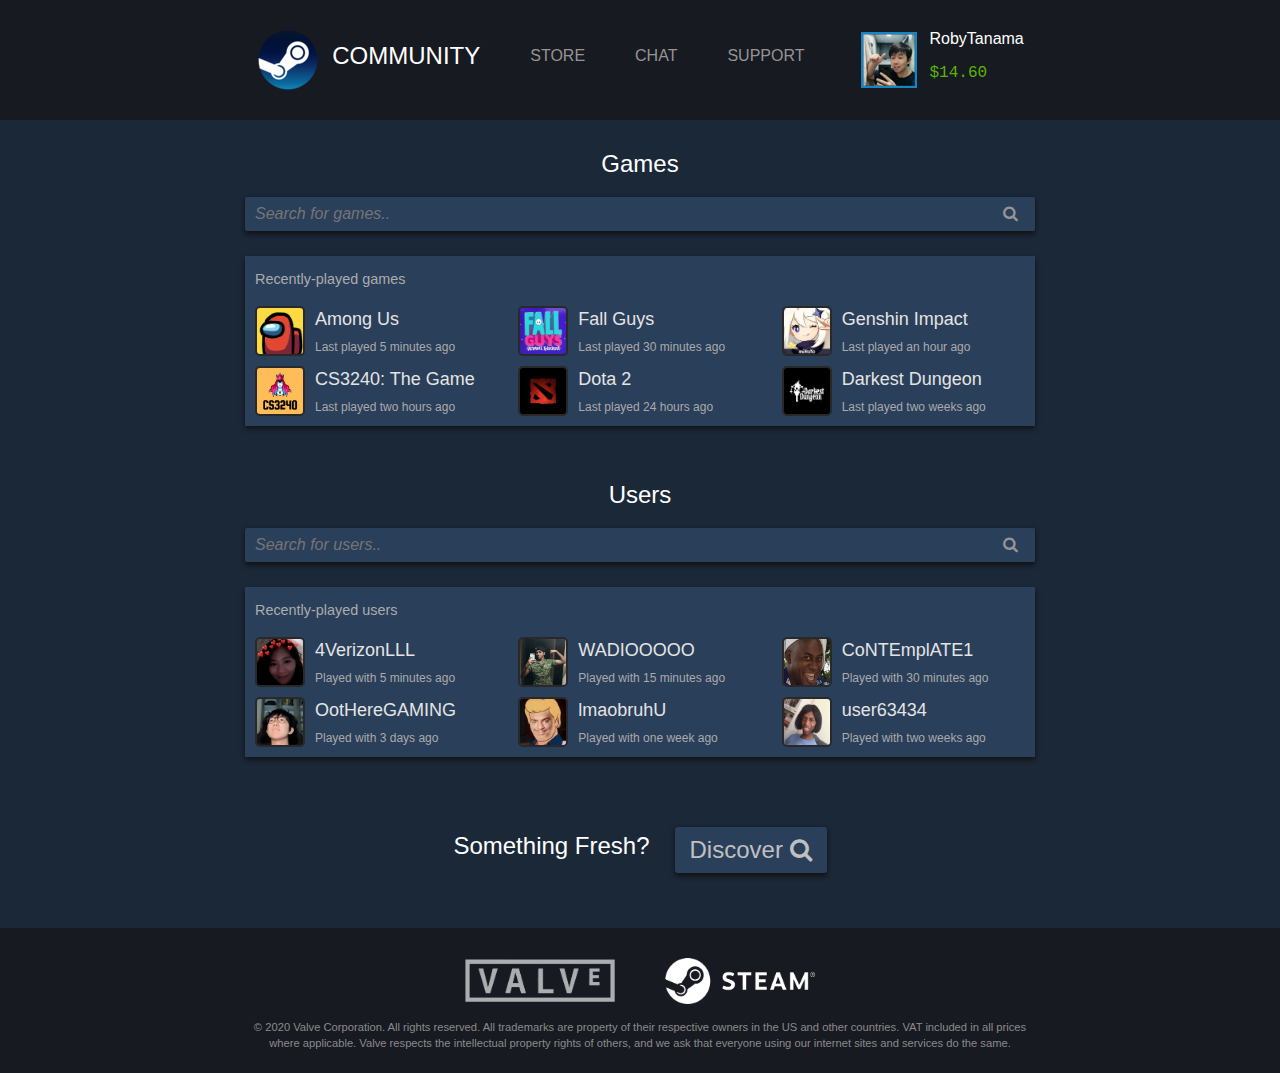
<file: index.html>
<!DOCTYPE html>
<html>
    <head>        
        <link rel="stylesheet" href="https://stackpath.bootstrapcdn.com/bootstrap/4.5.2/css/bootstrap.min.css" 
        integrity="sha384-JcKb8q3iqJ61gNV9KGb8thSsNjpSL0n8PARn9HuZOnIxN0hoP+VmmDGMN5t9UJ0Z" crossorigin="anonymous">
        <link rel="stylesheet" href="https://cdnjs.cloudflare.com/ajax/libs/font-awesome/4.7.0/css/font-awesome.min.css">
        <link type="text/css" rel="stylesheet" href="css/globalstyle.css">
        <link type="text/css" rel="stylesheet" href="css/homepagestyle.css">
    </head>
    <body>
        <div class="persistentmenu">
            <div>
                <a class="logo" href="index.html">
                    <img src="images/logo.png">
                    <h1>COMMUNITY</h1>
                </a>
            </div>   
            <h1 class="clickable"><a href="https://store.steampowered.com">STORE</a></h1>
            <h1 class="clickable"><a href="https://steamcommunity.com/chat">CHAT</a></h1>
            <h1 class="clickable"><a href="https://help.steampowered.com/en">SUPPORT</a></h1>
            <div class="profile">
                <a href="profilepage.html"><img class="image" src="images/profile1.png"></a>
                <div>
                    <h1 class="username">RobyTanama</h1>
                    <h2 class="wallet">$14.60</h2>
                </div>
            </div>
        </div>
        <div class="homepageelements">
            <h1>Games</h1>
            <div class="container">
                <form class="search" action="gamepage.html">
                    <input type="text" placeholder="Search for games..">
                    <button type="submit"><a href="gamepage.html"><i class="fa fa-search"></a></i></button>
                </form>
            </div>
            <div class="container">
                <div class="recentlist">
                    <h1 class="listinfo">Recently-played games</h1>
                    <div class="row">
                        <div class="col-md">
                            <a href="gamepage.html"><img class="image" src="images/game1.png"></a>
                            <div class="itemsinfo">
                                <a class="name" href="gamepage.html"><h1>Among Us</h1></a>
                                <p class="last">Last played 5 minutes ago</p>
                            </div>
                        </div>
                        <div class="col-md">
                            <a href="gamepage.html"><img class="image" src="images/game2.png"></a>
                            <div class="itemsinfo">
                                <a class="name" href="gamepage.html"><h1>Fall Guys</h1></a>
                                <p class="last">Last played 30 minutes ago</p>
                            </div>
                        </div>
                        <div class="col-md">
                            <a href="gamepage.html"><img class="image" src="images/game3.jpg"></a>
                            <div class="itemsinfo">
                                <a class="name" href="gamepage.html"><h1>Genshin Impact</h1></a>
                                <p class="last">Last played an hour ago</p>
                            </div>
                        </div>
                    </div>
                    <div class="row">
                        <div class="col-md">
                            <a href="gamepage.html"><img class="image" src="images/game4.png"></a>
                            <div class="itemsinfo">
                                <a class="name" href="gamepage.html"><h1>CS3240: The Game</h1></a>
                                <p class="last">Last played two hours ago</p>
                            </div>
                        </div>
                        <div class="col-md">
                            <a href="gamepage.html"><img class="image" src="images/game5.png"></a>
                            <div class="itemsinfo">
                                <a class="name" href="gamepage.html"><h1>Dota 2</h1></a>
                                <p class="last">Last played 24 hours ago</p>
                            </div>
                        </div>
                        <div class="col-md">
                            <a href="gamepage.html"><img class="image" src="images/game6.jpg"></a>
                            <div class="itemsinfo">
                                <a class="name" href="gamepage.html"><h1>Darkest Dungeon</h1></a>
                                <p class="last">Last played two weeks ago</p>
                            </div>
                        </div>
                    </div>
                </div>
            </div>
            <h1>Users</h1>
            <div class="container">
                <form class="search" action="profilepage.html">
                    <input type="text" placeholder="Search for users..">
                    <button type="submit"><a href="profilepage.html"><i class="fa fa-search"></i></a></button>
                </form>
            </div>
            <div class="container">
                <div class="recentlist">
                    <h1 class="listinfo">Recently-played users</h1>
                    <div class="row">
                        <div class="col-md">
                            <a href="profilepage.html"><img class="image" src="images/profile2.png"></a>
                            <div class="itemsinfo">
                                <a class="name" href="profilepage.html"><h1>4VerizonLLL</h1></a>
                                <p class="last">Played with 5 minutes ago</p>
                            </div>
                        </div>
                        <div class="col-md">
                            <a href="profilepage.html"><img class="image" src="images/profile3.jpg"></a>
                            <div class="itemsinfo">
                                <a class="name" href="profilepage.html"><h1>WADIOOOOO</h1></a>
                                <p class="last">Played with 15 minutes ago</p>
                            </div>
                        </div>
                        <div class="col-md">
                            <a href="profilepage.html"><img class="image" src="images/profile4.png"></a>
                            <div class="itemsinfo">
                                <a class="name" href="profilepage.html"><h1>CoNTEmplATE1</h1></a>
                                <p class="last">Played with 30 minutes ago</p>
                            </div>
                        </div>
                    </div>
                    <div class="row">
                        <div class="col-md">
                            <a href="profilepage.html"><img class="image" src="images/profile5.png"></a>
                            <div class="itemsinfo">
                                <a class="name" href="profilepage.html"><h1>OotHereGAMING</h1></a>
                                <p class="last">Played with 3 days ago</p>
                            </div>
                        </div>
                        <div class="col-md">
                            <a href="profilepage.html"><img class="image" src="images/profile6.png"></a>
                            <div class="itemsinfo">
                                <a class="name" href="profilepage.html"><h1>lmaobruhU</h1></a>
                                <p class="last">Played with one week ago</p>
                            </div>
                        </div>
                        <div class="col-md">
                            <a href="profilepage.html"><img class="image" src="images/profile7.png"></a>
                            <div class="itemsinfo">
                                <a class="name" href="profilepage.html"><h1>user63434</h1></a>
                                <p class="last">Played with two weeks ago</p>
                            </div>
                        </div>
                    </div>
                </div>
            </div>
            <div class="container">
                <div class="discoverdirect">
                    <h1>Something Fresh?</h1>
                    <a href="discoverpage.html"><button type="submit">Discover <i class="fa fa-search"></i></button></a>
                </div>
            </div>
        </div>
        <footer class="persistentfooter">
            <div class="footerelements">
                    <div class="social">
                        <a href="https://www.valvesoftware.com/en"><img src="images/valve_logo.png"></a>
                        <a href="https://store.steampowered.com"><img src="images/steam_logo.png"></a>
                    </div>
                    <p>© 2020 Valve Corporation. All rights reserved. All trademarks are property of their respective owners in the US and other countries.
                        VAT included in all prices where applicable. Valve respects the intellectual property rights of others, and we ask that everyone using our 
                        internet sites and services do the same.</p>
            </div>
        </footer>
    </body>
</html>
</file>
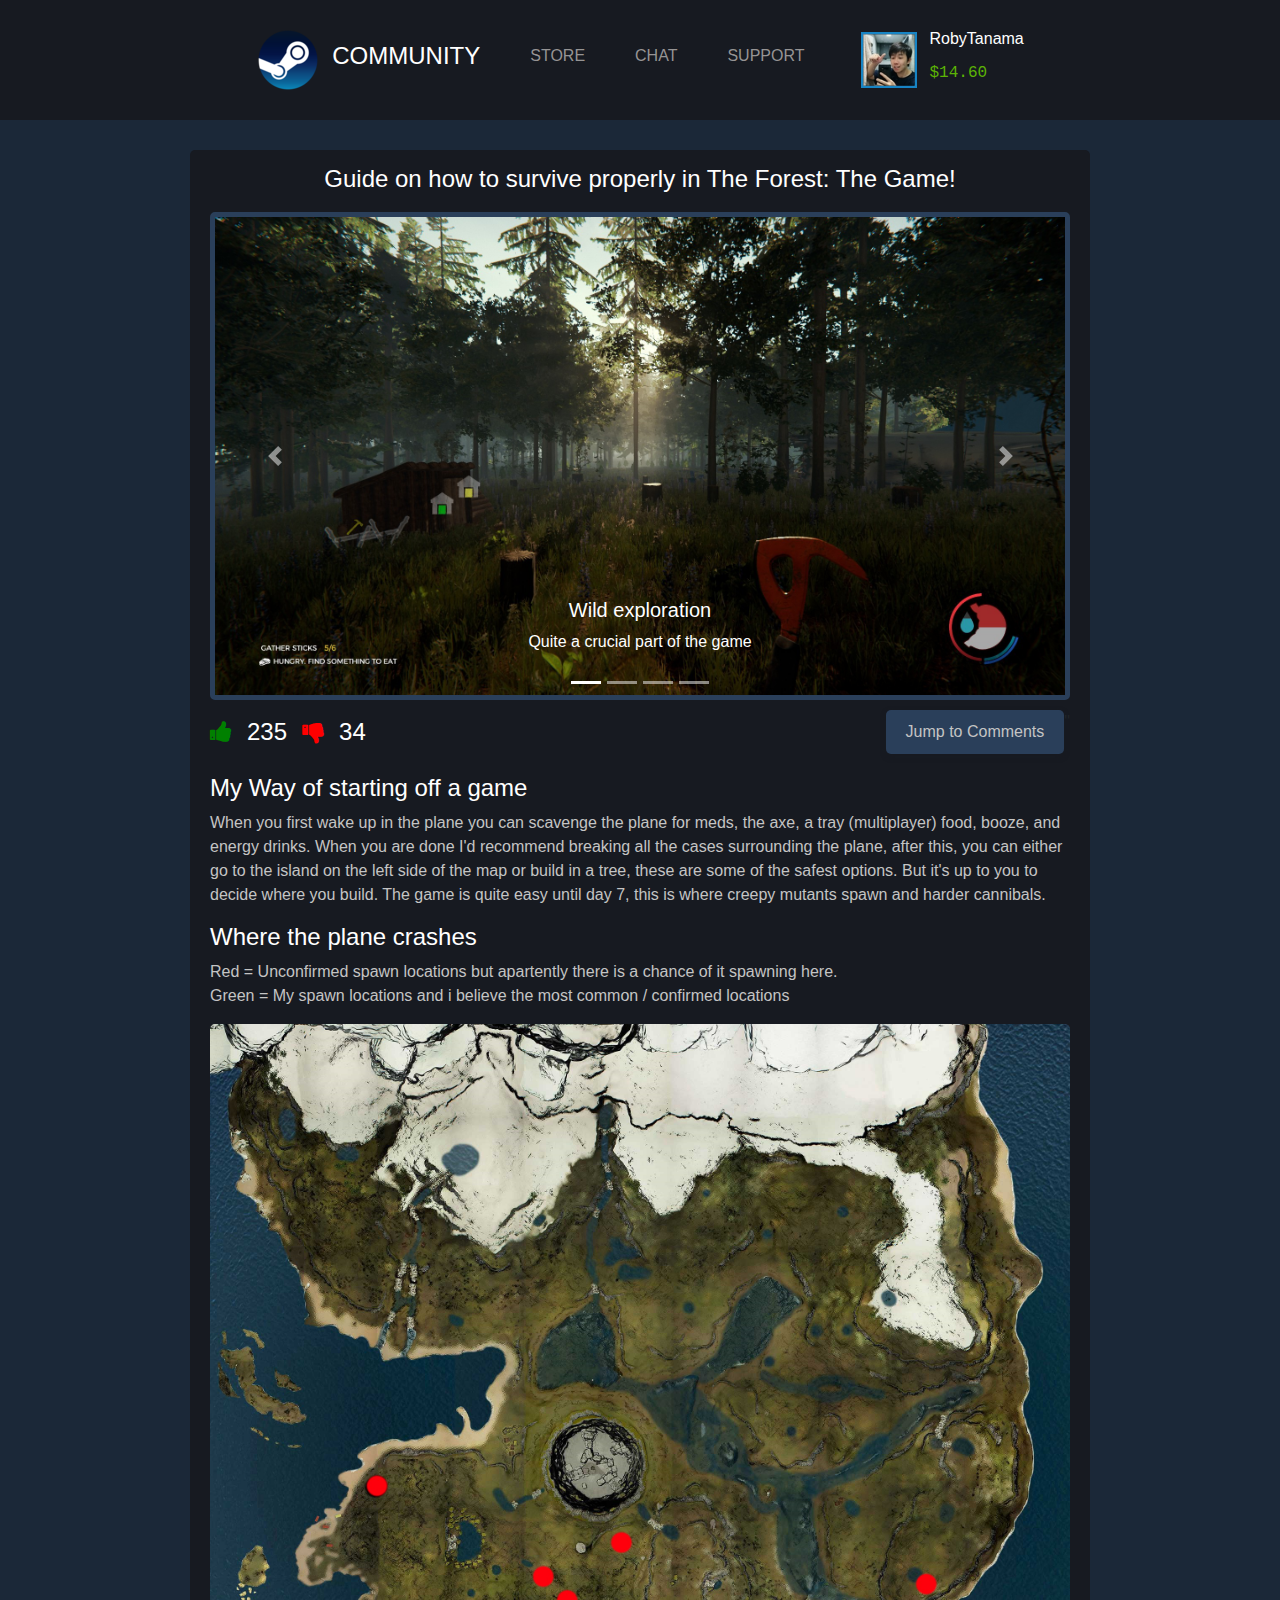
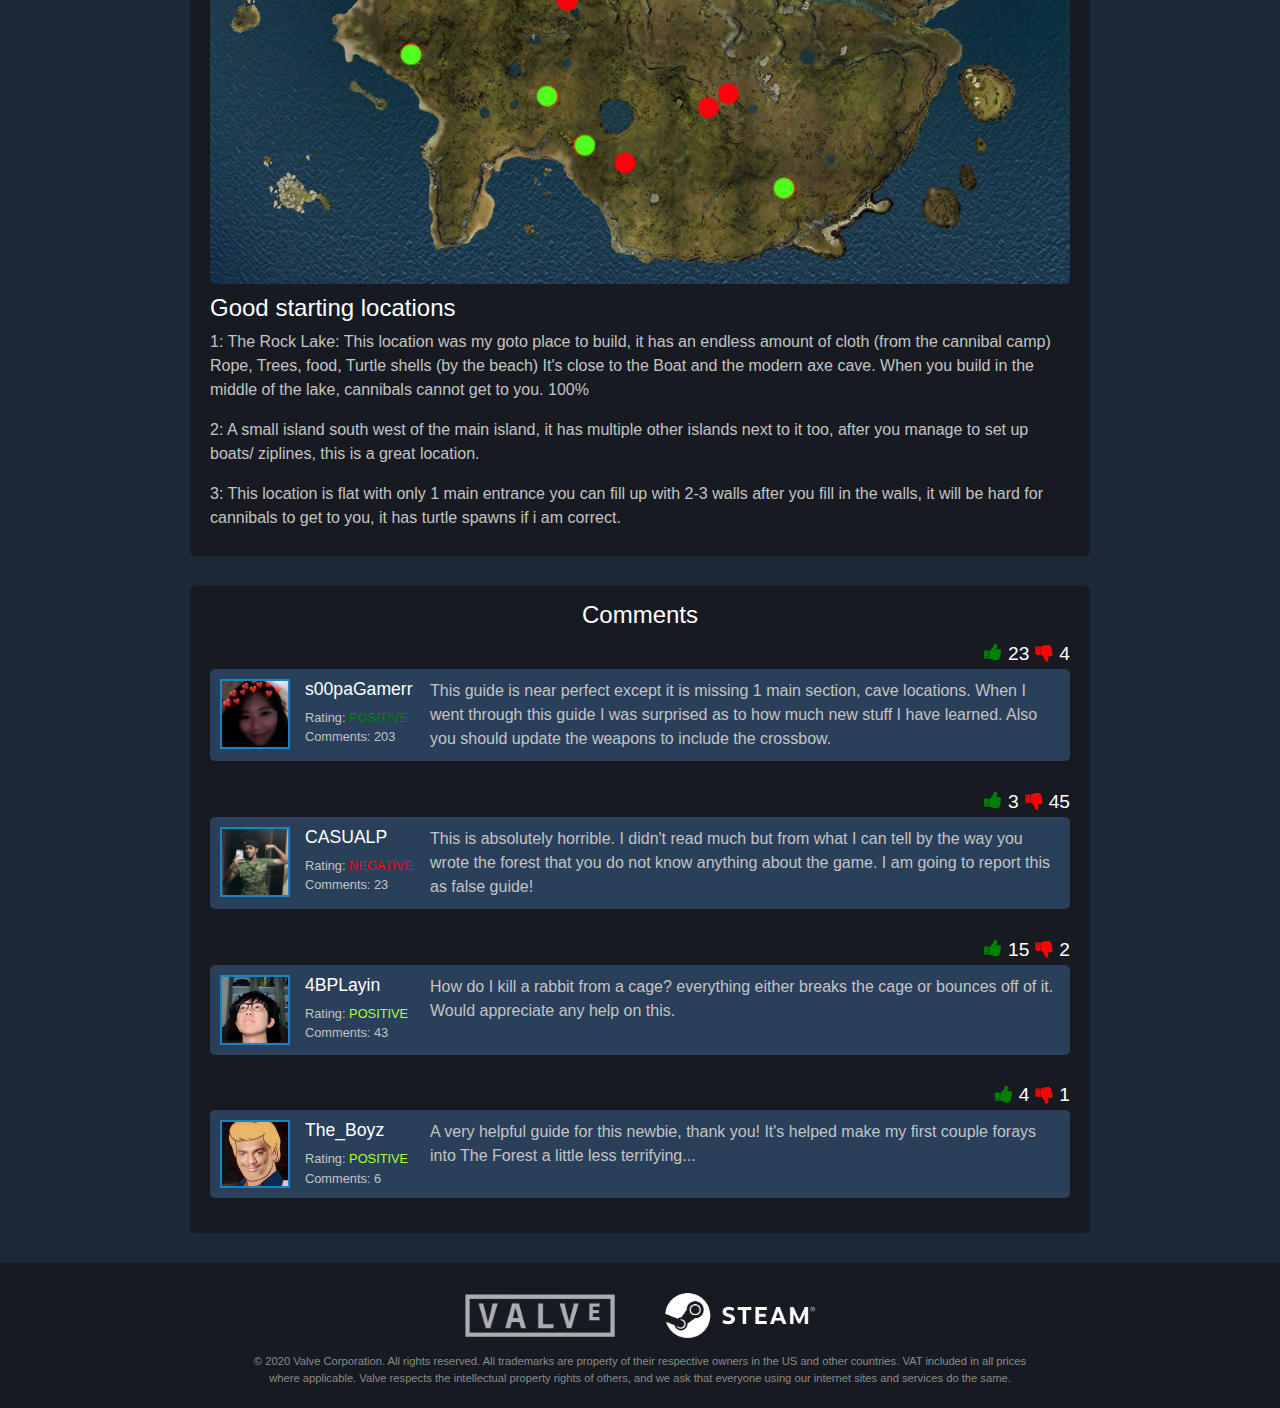
<file: articlepage.html>
<!DOCTYPE html>
<html>
    <head>        
        <link rel="stylesheet" href="https://stackpath.bootstrapcdn.com/bootstrap/4.5.2/css/bootstrap.min.css" 
        integrity="sha384-JcKb8q3iqJ61gNV9KGb8thSsNjpSL0n8PARn9HuZOnIxN0hoP+VmmDGMN5t9UJ0Z" crossorigin="anonymous">
        <link rel="stylesheet" href="https://cdnjs.cloudflare.com/ajax/libs/font-awesome/4.7.0/css/font-awesome.min.css">
        <script src="https://code.jquery.com/jquery-3.3.1.slim.min.js" integrity="sha384-q8i/X+965DzO0rT7abK41JStQIAqVgRVzpbzo5smXKp4YfRvH+8abtTE1Pi6jizo" crossorigin="anonymous"></script>
        <script src="https://cdnjs.cloudflare.com/ajax/libs/popper.js/1.14.7/umd/popper.min.js" integrity="sha384-UO2eT0CpHqdSJQ6hJty5KVphtPhzWj9WO1clHTMGa3JDZwrnQq4sF86dIHNDz0W1" crossorigin="anonymous"></script>
        <script src="https://stackpath.bootstrapcdn.com/bootstrap/4.3.1/js/bootstrap.min.js" integrity="sha384-JjSmVgyd0p3pXB1rRibZUAYoIIy6OrQ6VrjIEaFf/nJGzIxFDsf4x0xIM+B07jRM" crossorigin="anonymous"></script>
        <script src="js/scripts.js"></script>
        <link type="text/css" rel="stylesheet" href="css/globalstyle.css">
        <link type="text/css" rel="stylesheet" href="css/articlepagestyle.css">
    </head>
    <body>
        <div class="persistentmenu">
            <div>
                <a class="logo" href="index.html">
                    <img src="images/logo.png">
                    <h1>COMMUNITY</h1>
                </a>
            </div>   
            <h1 class="clickable"><a href="https://store.steampowered.com">STORE</a></h1>
            <h1 class="clickable"><a href="https://steamcommunity.com/chat">CHAT</a></h1>
            <h1 class="clickable"><a href="https://help.steampowered.com/en">SUPPORT</a></h1>
            <div class="profile">
                <a href="profilepage.html"><img class="image" src="images/profile1.png"></a>
                <div>
                    <h1 class="username">RobyTanama</h1>
                    <h2 class="wallet">$14.60</h2>
                </div>
            </div>
        </div>
        <div class="articlepageelements">
            <div class=container>
                <h1>Guide on how to survive properly in The Forest: The Game!</h1>
                <div id="articlescreenshots" class="carousel slide" data-ride="carousel">
                    <ol class="carousel-indicators">
                      <li data-target="#articlescreenshots" data-slide-to="0" class="active"></li>
                      <li data-target="#articlescreenshots" data-slide-to="1"></li>
                      <li data-target="#articlescreenshots" data-slide-to="2"></li>
                      <li data-target="#articlescreenshots" data-slide-to="3"></li>
                    </ol>
                    <div class="carousel-inner">
                      <div class="carousel-item active">
                        <img src="images/article1.jpg" alt="First slide">
                        <div class="carousel-caption d-none d-md-block">
                            <h5>Wild exploration</h5>
                            <p>Quite a crucial part of the game</p>
                        </div>
                      </div>
                      <div class="carousel-item">
                        <img src="images/article2.jpg" alt="Second slide">
                        <div class="carousel-caption d-none d-md-block">
                            <h5>Fire is useful</h5>
                            <p>One of the most essential combat mechanics</p>
                        </div>
                      </div>
                      <div class="carousel-item">
                        <img src="images/article3.jpg" alt="Third slide">
                        <div class="carousel-caption d-none d-md-block">
                            <h5>Careful with fire</h5>
                            <p>The forest does not take kindly to fire</p>
                        </div>
                      </div>
                      <div class="carousel-item">
                        <img src="images/article4.jpg" alt=" slide">
                        <div class="carousel-caption d-none d-md-block">
                            <h5>Keep watch</h5>
                            <p>Watch out for enemies sneaking up on you</p>
                        </div>
                      </div>
                    </div>
                    <a class="carousel-control-prev" href="#articlescreenshots" role="button" data-slide="prev">
                      <span class="carousel-control-prev-icon" aria-hidden="true"></span>
                      <span class="sr-only">Previous</span>
                    </a>
                    <a class="carousel-control-next" href="#articlescreenshots" role="button" data-slide="next">
                      <span class="carousel-control-next-icon" aria-hidden="true"></span>
                      <span class="sr-only">Next</span>
                    </a>
                </div>
                <div class="articleinfo">
                    <div class="rating">
                        <button id="thumbs-up" onclick="ratingClick(this)" style="color: green;"><i class="fa fa-thumbs-up"></i></button>
                        <h1 id="likes">235</h1>
                        <button id="thumbs-down" onclick="ratingClick(this)" style="color: red;"><i class="fa fa-thumbs-down"></i></button>
                        <h1 id="dislikes">34</h1>
                    </div>
                    <button class="jumpbutton" onclick="jumpToComments()">Jump to Comments</button>"
                </div>
                <div class="articlecontent">
                    <h1>My Way of starting off a game</h1>
                    <p>When you first wake up in the plane you can scavenge the plane for meds, the axe, a tray (multiplayer) food, booze, and energy drinks.
                        When you are done I'd recommend breaking all the cases surrounding the plane, after this, you can either go to the island on the 
                        left side of the map or build in a tree, these are some of the safest options. But it's up to you to decide where you build.
                        The game is quite easy until day 7, this is where creepy mutants spawn and harder cannibals.</p>     
                    <h1>Where the plane crashes</h1>
                    <p>Red = Unconfirmed spawn locations but apartently there is a chance of it spawning here.
                    <br>Green = My spawn locations and i believe the most common / confirmed locations</p>
                    <img src=images/article5.jpg>    
                    <h1>Good starting locations</h1>
                    <p>1: The Rock Lake:
                        This location was my goto place to build, it has an endless amount of cloth (from the cannibal camp) Rope, 
                        Trees, food, Turtle shells (by the beach) It's close to the Boat and the modern axe cave.
                        When you build in the middle of the lake, cannibals cannot get to you. 100%</p>
                    <p>2: A small island south west of the main island, it has multiple other islands next to it too, 
                        after you manage to set up boats/ ziplines, this is a great location.</p>
                    <p>3: This location is flat with only 1 main entrance you can fill up with 2-3 walls after you fill in the walls,
                        it will be hard for cannibals to get to you, it has turtle spawns if i am correct.</p>
                </div>
            </div>
            <div class=container>
                <h1 id="articlecomments">Comments</h1>
                <div class="commentbox">
                    <div class="commentrating">
                        <button id="thumbs-up" onclick="ratingClick(this)" style="color: green;"><i class="fa fa-thumbs-up"></i></button>
                        <h1 id="likes">23</h1>
                        <button id="thumbs-down" onclick="ratingClick(this)" style="color: red;"><i class="fa fa-thumbs-down"></i></button>
                        <h1 id="dislikes">4</h1>
                    </div>
                    <div class="comment">
                        <a href=profilepage.html><img class=avatar src=images/profile2.png></a>
                        <div class=userinfo>
                            <a href=profilepage.html><h1>s00paGamerr</h1></a>
                            <p>Rating: <span style="color: green">POSITIVE</span></p> 
                            <p>Comments: 203</p>
                        </div>
                        <p>This guide is near perfect except it is missing 1 main section, cave locations. When I went through this guide I was surprised as to 
                            how much new stuff I have learned. Also you should update the weapons to include the crossbow.</p>
                    </div>           
                </div>
                <div class="commentbox">
                    <div class="commentrating">
                        <button id="thumbs-up" onclick="ratingClick(this)" style="color: green;"><i class="fa fa-thumbs-up"></i></button>
                        <h1 id="likes">3</h1>
                        <button id="thumbs-down" onclick="ratingClick(this)" style="color: red;"><i class="fa fa-thumbs-down"></i></button>
                        <h1 id="dislikes">45</h1>
                    </div>
                    <div class="comment">
                        <a href=profilepage.html><img class=avatar src=images/profile3.jpg></a>
                        <div class=userinfo>
                            <a href=profilepage.html><h1>CASUALP</h1></a>
                            <p>Rating: <span style="color: red">NEGATIVE</span></p> 
                            <p>Comments: 23</p>
                        </div>
                        <p>This is absolutely horrible. I didn't read much but from what I can tell by the way you wrote the forest that you do not know 
                            anything about the game. I am going to report this as false guide!
                        </p>
                    </div>           
                </div>
                <div class="commentbox">
                    <div class="commentrating">
                        <button id="thumbs-up" onclick="ratingClick(this)" style="color: green;"><i class="fa fa-thumbs-up"></i></button>
                        <h1 id="likes">15</h1>
                        <button id="thumbs-down" onclick="ratingClick(this)" style="color: red;"><i class="fa fa-thumbs-down"></i></button>
                        <h1 id="dislikes">2</h1>
                    </div>
                    <div class="comment">
                        <a href=profilepage.html><img class=avatar src=images/profile5.png></a>
                        <div class=userinfo>
                            <a href=profilepage.html><h1>4BPLayin</h1></a>
                            <p>Rating: <span style="color: greenyellow">POSITIVE</span></p> 
                            <p>Comments: 43</p>
                        </div>
                        <p>How do I kill a rabbit from a cage? everything either breaks the cage or bounces off of it. Would appreciate any help 
                            on this.
                        </p>
                    </div>           
                </div>
                <div class="commentbox">
                    <div class="commentrating">
                        <button id="thumbs-up" onclick="ratingClick(this)" style="color: green;"><i class="fa fa-thumbs-up"></i></button>
                        <h1 id="likes">4</h1>
                        <button id="thumbs-down" onclick="ratingClick(this)" style="color: red;"><i class="fa fa-thumbs-down"></i></button>
                        <h1 id="dislikes">1</h1>
                    </div>
                    <div class="comment">
                        <a href=profilepage.html><img class=avatar src=images/profile6.png></a>
                        <div class=userinfo>
                            <a href=profilepage.html><h1>The_Boyz</h1></a>
                            <p>Rating: <span style="color: greenyellow">POSITIVE</span></p> 
                            <p>Comments: 6</p>
                        </div>
                        <p>A very helpful guide for this newbie, thank you! It's helped make my first couple forays into The Forest a little less terrifying...
                        </p>
                    </div>           
                </div>
            </div>
        </div>
    </body>
    <footer class="persistentfooter">
        <div class="footerelements">
                <div class="social">
                    <a href="https://www.valvesoftware.com/en"><img src="images/valve_logo.png"></a>
                    <a href="https://store.steampowered.com"><img src="images/steam_logo.png"></a>
                </div>
                <p>© 2020 Valve Corporation. All rights reserved. All trademarks are property of their respective owners in the US and other countries.
                    VAT included in all prices where applicable. Valve respects the intellectual property rights of others, and we ask that everyone using our 
                    internet sites and services do the same.</p>
        </div>
    </footer>
</html>
</file>
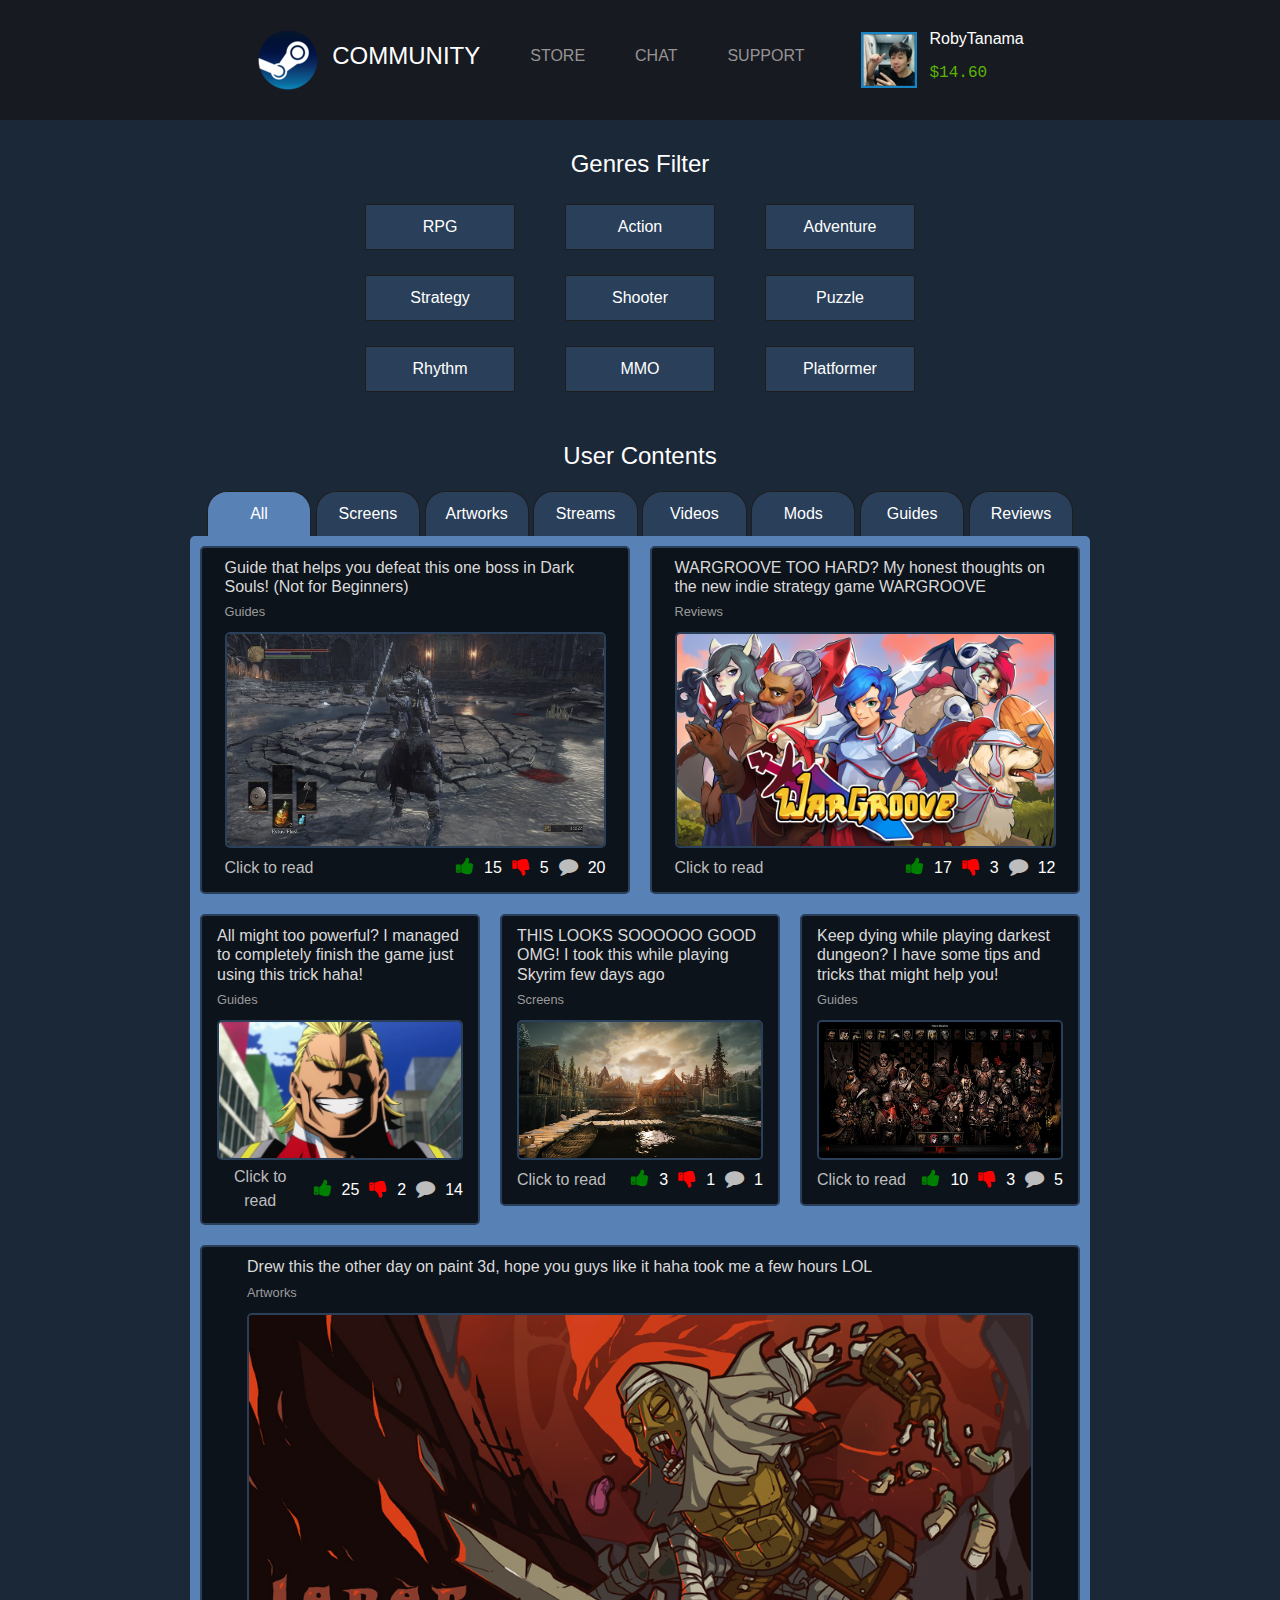
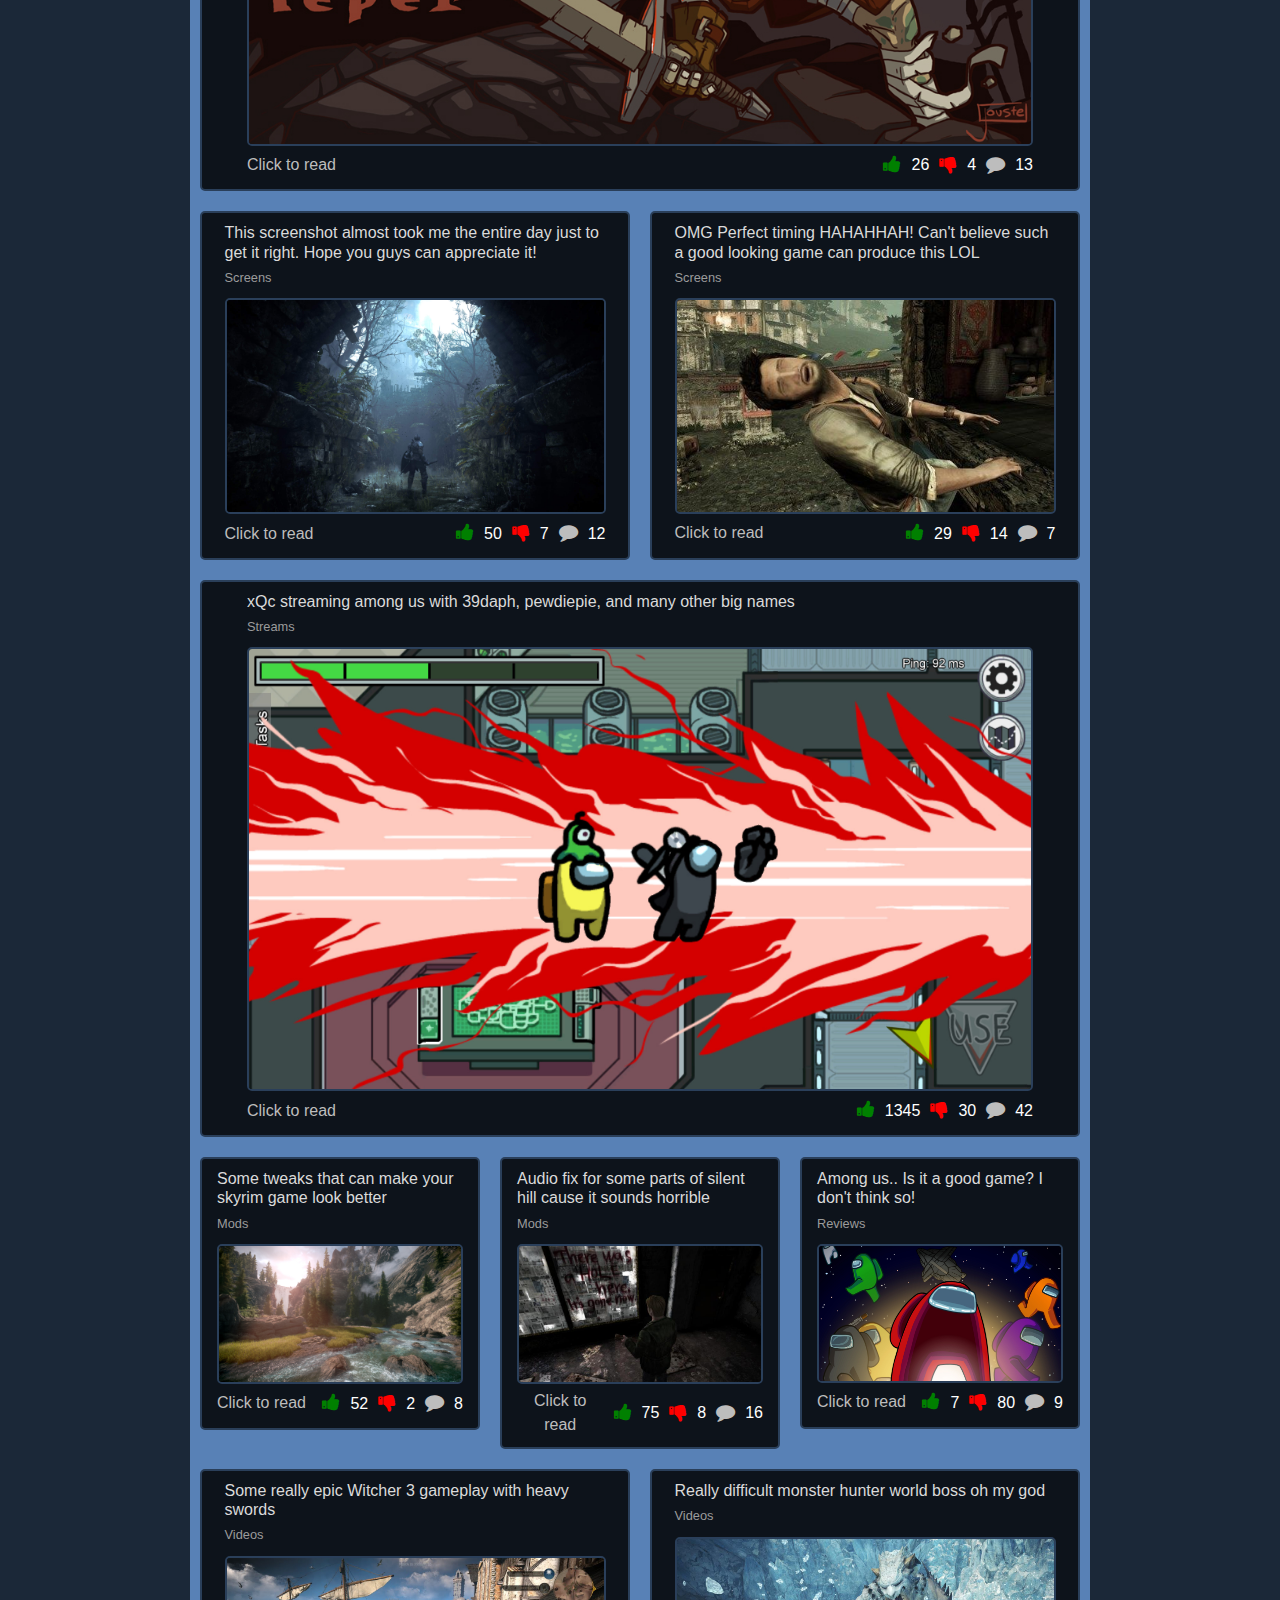
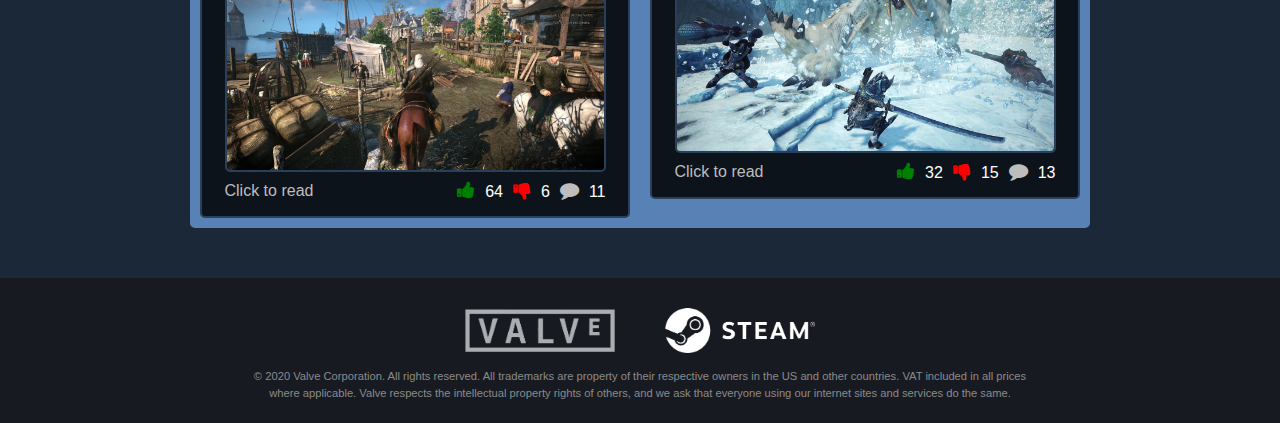
<file: discoverpage.html>
<!DOCTYPE html>
<html>
    <head>        
        <link rel="stylesheet" href="https://stackpath.bootstrapcdn.com/bootstrap/4.5.2/css/bootstrap.min.css" 
        integrity="sha384-JcKb8q3iqJ61gNV9KGb8thSsNjpSL0n8PARn9HuZOnIxN0hoP+VmmDGMN5t9UJ0Z" crossorigin="anonymous">
        <link rel="stylesheet" href="https://cdnjs.cloudflare.com/ajax/libs/font-awesome/4.7.0/css/font-awesome.min.css">
        <script src="https://ajax.googleapis.com/ajax/libs/jquery/2.1.3/jquery.min.js"></script>
        <script src="js/scripts.js"></script>
        <link type="text/css" rel="stylesheet" href="css/globalstyle.css">
        <link type="text/css" rel="stylesheet" href="css/discoverpagestyle.css">
    </head>
    <body>
        <div class="persistentmenu">
            <div>
                <a class="logo" href="index.html">
                    <img src="images/logo.png">
                    <h1>COMMUNITY</h1>
                </a>
            </div>   
            <h1 class="clickable"><a href="https://store.steampowered.com">STORE</a></h1>
            <h1 class="clickable"><a href="https://steamcommunity.com/chat">CHAT</a></h1>
            <h1 class="clickable"><a href="https://help.steampowered.com/en">SUPPORT</a></h1>
            <div class="profile">
                <a href="profilepage.html"><img class="image" src="images/profile1.png"></a>
                <div>
                    <h1 class="username">RobyTanama</h1>
                    <h2 class="wallet">$14.60</h2>
                </div>
            </div>
        </div>
        <div class="discoverpageelements">
            <h1>Genres Filter</h1>
            <div class="container">
                <div class="row">
                    <div class="col">
                        <button id="RPGFilter" onclick="toggleColor(this.id)">RPG</button>
                    </div>
                    <div class="col">
                        <button id="ActionFilter" onclick="toggleColor(this.id)">Action</button>
                    </div>
                    <div class="col">
                        <button id="AdventureFilter" onclick="toggleColor(this.id)">Adventure</button>
                    </div>
                </div>
                <div class="row">
                    <div class="col">
                        <button id="StrategyFilter" onclick="toggleColor(this.id)">Strategy</button>
                    </div>
                    <div class="col">
                        <button id="ShooterFilter" onclick="toggleColor(this.id)">Shooter</button>
                    </div>
                    <div class="col">
                        <button id="PuzzleFilter" onclick="toggleColor(this.id)">Puzzle</button>
                    </div>
                </div>
                <div class="row">
                    <div class="col">
                        <button id="RhythmFilter" onclick="toggleColor(this.id)">Rhythm</button>
                    </div>
                    <div class="col">
                        <button id="MMOFilter" onclick="toggleColor(this.id)">MMO</button>
                    </div>
                    <div class="col">
                        <button id="PlatformerFilter" onclick="toggleColor(this.id)">Platformer</button>
                    </div>
                </div>
            </div>
            <h1>User Contents</h1>
            <div id="tabfilter" class="tabs">
                <div class="container">
                    <button style="background-color:rgb(88, 129, 182)" id="All" onclick="toggleTab(this.id)">All</button>
                    <button id="Screens" onclick="toggleTab(this.id)">Screens</button>
                    <button id="Artworks" onclick="toggleTab(this.id)">Artworks</button>
                    <button id="Streams" onclick="toggleTab(this.id)">Streams</button>
                    <button id="Videos" onclick="toggleTab(this.id)">Videos</button>
                    <button id="Mods" onclick="toggleTab(this.id)">Mods</button>
                    <button id="Guides" onclick="toggleTab(this.id)">Guides</button>
                    <button id="Reviews" onclick="toggleTab(this.id)">Reviews</button>
                </div>
            </div>
            <div id="usercontents" class="usercontents">
                <div class="container">
                    <div class=row>
                        <div class="col-md">
                            <div class="content">
                                <h1 class="title">Guide that helps you defeat this one boss in Dark Souls! (Not for Beginners)</h1>
                                <h1 class="category">Guides</h1>
                                <img class="contentimage" src="images/content1.jpg">
                                <div class="contentinfo">
                                    <a href="articlepage.html">Click to read</a>
                                    <div class="rating">
                                        <button id="thumbs-up" onclick="ratingClick(this)" style="color: green;"><i class="fa fa-thumbs-up"></i></button>
                                        <h1 id="likes">15</h1>
                                        <button id="thumbs-down" onclick="ratingClick(this)" style="color: red;"><i class="fa fa-thumbs-down"></i></button>
                                        <h1 id="dislikes">5</h1>
                                        <button style="color: white"><a href="articlepage.html"><i class="fa fa-comment"></a></i></button>
                                        <h1>20</h1>
                                    </div>
                                </div>
                            </div>
                        </div> 
                        <div class="col-md">
                            <div class="content">
                                <h1 class="title">WARGROOVE TOO HARD? My honest thoughts on the new indie strategy game WARGROOVE</h1>
                                <h1 class="category">Reviews</h1>
                                <img class="contentimage" src="images/content2.jpg">
                                <div class="contentinfo">
                                    <a href="articlepage.html">Click to read</a>
                                    <div class="rating">
                                        <button id="thumbs-up" onclick="ratingClick(this)" style="color: green;"><i class="fa fa-thumbs-up"></i></button>
                                        <h1 id="likes">17</h1>
                                        <button id="thumbs-down" onclick="ratingClick(this)" style="color: red;"><i class="fa fa-thumbs-down"></i></button>
                                        <h1 id="dislikes">3</h1>
                                        <button style="color: white"><a href="articlepage.html"><i class="fa fa-comment"></a></i></button>
                                        <h1>12</h1>
                                    </div>
                                </div>
                            </div>
                        </div>
                    </div>
                    <div class=row>
                        <div class="col-md">
                            <div class="content">
                                <h1 class="title">All might too powerful? I managed to completely finish the game just using this trick haha!
                                </h1>
                                <h1 class="category">Guides</h1>
                                <img class="contentimage" src="images/content3.jpg">
                                <div class="contentinfo">
                                    <a href="articlepage.html">Click to read</a>
                                    <div class="rating">
                                        <button id="thumbs-up" onclick="ratingClick(this)" style="color: green;"><i class="fa fa-thumbs-up"></i></button>
                                        <h1 id="likes">25</h1>
                                        <button id="thumbs-down" onclick="ratingClick(this)" style="color: red;"><i class="fa fa-thumbs-down"></i></button>
                                        <h1 id="dislikes">2</h1>
                                        <button style="color: white"><a href="articlepage.html"><i class="fa fa-comment"></a></i></button>
                                        <h1>14</h1>
                                    </div>
                                </div>
                            </div>
                        </div>
                        <div class="col-md">
                            <div class="content">
                                <h1 class="title">THIS LOOKS SOOOOOO GOOD OMG! I took this while playing Skyrim few days ago</h1>
                                <h1 class="category">Screens</h1>
                                <img class="contentimage" src="images/content4.png">
                                <div class="contentinfo">
                                    <a href="articlepage.html">Click to read</a>
                                    <div class="rating">
                                        <button id="thumbs-up" onclick="ratingClick(this)" style="color: green;"><i class="fa fa-thumbs-up"></i></button>
                                        <h1 id="likes">3</h1>
                                        <button id="thumbs-down" onclick="ratingClick(this)" style="color: red;"><i class="fa fa-thumbs-down"></i></button>
                                        <h1 id="dislikes">1</h1>
                                        <button style="color: white"><a href="articlepage.html"><i class="fa fa-comment"></a></i></button>
                                        <h1>1</h1>
                                    </div>
                                </div>
                            </div>
                        </div> 
                        <div class="col-md">
                            <div class="content">
                                <h1 class="title">Keep dying while playing darkest dungeon? I have some tips and tricks that might help you!</h1>
                                <h1 class="category">Guides</h1>
                                <img class="contentimage" src="images/content5.jpg">
                                <div class="contentinfo">
                                    <a href="articlepage.html">Click to read</a>
                                    <div class="rating">
                                        <button id="thumbs-up" onclick="ratingClick(this)" style="color: green;"><i class="fa fa-thumbs-up"></i></button>
                                        <h1 id="likes">10</h1>
                                        <button id="thumbs-down" onclick="ratingClick(this)" style="color: red;"><i class="fa fa-thumbs-down"></i></button>
                                        <h1 id="dislikes">3</h1>
                                        <button style="color: white"><a href="articlepage.html"><i class="fa fa-comment"></a></i></button>
                                        <h1>5</h1>
                                    </div>
                                </div>
                            </div>
                        </div> 
                    </div>
                    <div class=row>
                        <div class="col-md">
                            <div class="content">
                                <h1 class="title">Drew this the other day on paint 3d, hope you guys like it haha took me a few hours LOL</h1>
                                <h1 class="category">Artworks</h1>
                                <img class="contentimage" src="images/content6.jpg">
                                <div class="contentinfo">
                                    <a href="articlepage.html">Click to read</a>
                                    <div class="rating">
                                        <button id="thumbs-up" onclick="ratingClick(this)" style="color: green;"><i class="fa fa-thumbs-up"></i></button>
                                        <h1 id="likes">26</h1>
                                        <button id="thumbs-down" onclick="ratingClick(this)" style="color: red;"><i class="fa fa-thumbs-down"></i></button>
                                        <h1 id="dislikes">4</h1>
                                        <button style="color: white"><a href="articlepage.html"><i class="fa fa-comment"></a></i></button>
                                        <h1>13</h1>
                                    </div>
                                </div>
                            </div>
                        </div>  
                    </div>
                    <div class="row">
                        <div class="col-md">
                            <div class="content">
                                <h1 class="title">This screenshot almost took me the entire day just to get it right. Hope you guys can appreciate it!</h1>
                                <h1 class="category">Screens</h1>
                                <img class="contentimage" src="images/content7.jpg">
                                <div class="contentinfo">
                                    <a href="articlepage.html">Click to read</a>
                                    <div class="rating">
                                        <button id="thumbs-up" onclick="ratingClick(this)" style="color: green;"><i class="fa fa-thumbs-up"></i></button>
                                        <h1 id="likes">50</h1>
                                        <button id="thumbs-down" onclick="ratingClick(this)" style="color: red;"><i class="fa fa-thumbs-down"></i></button>
                                        <h1 id="dislikes">7</h1>
                                        <button style="color: white"><a href="articlepage.html"><i class="fa fa-comment"></a></i></button>
                                        <h1>12</h1>
                                    </div>
                                </div>
                            </div>
                        </div> 
                        <div class="col-md">
                            <div class="content">
                                <h1 class="title">OMG Perfect timing HAHAHHAH! Can't believe such a good looking game can produce this LOL</h1>
                                <h1 class="category">Screens</h1>
                                <img class="contentimage" src="images/content8.jpg">
                                <div class="contentinfo">
                                    <a href="articlepage.html">Click to read</a>
                                    <div class="rating">
                                        <button id="thumbs-up" onclick="ratingClick(this)" style="color: green;"><i class="fa fa-thumbs-up"></i></button>
                                        <h1 id="likes">29</h1>
                                        <button id="thumbs-down" onclick="ratingClick(this)" style="color: red;"><i class="fa fa-thumbs-down"></i></button>
                                        <h1 id="dislikes">14</h1>
                                        <button style="color: white"><a href="articlepage.html"><i class="fa fa-comment"></a></i></button>
                                        <h1>7</h1>
                                    </div>
                                </div>
                            </div>
                        </div>
                    </div>
                    <div class=row>
                        <div class="col-md">
                            <div class="content">
                                <h1 class="title">xQc streaming among us with 39daph, pewdiepie, and many other big names</h1>
                                <h1 class="category">Streams</h1>
                                <img class="contentimage" src="images/content9.jpg">
                                <div class="contentinfo">
                                    <a href="articlepage.html">Click to read</a>
                                    <div class="rating">
                                        <button id="thumbs-up" onclick="ratingClick(this)" style="color: green;"><i class="fa fa-thumbs-up"></i></button>
                                        <h1 id="likes">1345</h1>
                                        <button id="thumbs-down" onclick="ratingClick(this)" style="color: red;"><i class="fa fa-thumbs-down"></i></button>
                                        <h1 id="dislikes">30</h1>
                                        <button style="color: white"><a href="articlepage.html"><i class="fa fa-comment"></a></i></button>
                                        <h1>42</h1>
                                    </div>
                                </div>
                            </div>
                        </div>
                    </div>
                    <div class=row>
                        <div class="col-md">
                            <div class="content">
                                <h1 class="title">Some tweaks that can make your skyrim game look better</h1>
                                <h1 class="category">Mods</h1>
                                <img class="contentimage" src="images/content10.jpg">
                                <div class="contentinfo">
                                    <a href="articlepage.html">Click to read</a>
                                    <div class="rating">
                                        <button id="thumbs-up" onclick="ratingClick(this)" style="color: green;"><i class="fa fa-thumbs-up"></i></button>
                                        <h1 id="likes">52</h1>
                                        <button id="thumbs-down" onclick="ratingClick(this)" style="color: red;"><i class="fa fa-thumbs-down"></i></button>
                                        <h1 id="dislikes">2</h1>
                                        <button style="color: white"><a href="articlepage.html"><i class="fa fa-comment"></a></i></button>
                                        <h1>8</h1>
                                    </div>
                                </div>
                            </div>
                        </div>
                        <div class="col-md">
                            <div class="content">
                                <h1 class="title">Audio fix for some parts of silent hill cause it sounds horrible</h1>
                                <h1 class="category">Mods</h1>
                                <img class="contentimage" src="images/content11.jpg">
                                <div class="contentinfo">
                                    <a href="articlepage.html">Click to read</a>
                                    <div class="rating">
                                        <button id="thumbs-up" onclick="ratingClick(this)" style="color: green;"><i class="fa fa-thumbs-up"></i></button>
                                        <h1 id="likes">75</h1>
                                        <button id="thumbs-down" onclick="ratingClick(this)" style="color: red;"><i class="fa fa-thumbs-down"></i></button>
                                        <h1 id="dislikes">8</h1>
                                        <button style="color: white"><a href="articlepage.html"><i class="fa fa-comment"></a></i></button>
                                        <h1>16</h1>
                                    </div>
                                </div>
                            </div>
                        </div>
                        <div class="col-md">
                            <div class="content">
                                <h1 class="title">Among us.. Is it a good game? I don't think so!</h1>
                                <h1 class="category">Reviews</h1>
                                <img class="contentimage" src="images/content12.jpg">
                                <div class="contentinfo">
                                    <a href="articlepage.html">Click to read</a>
                                    <div class="rating">
                                        <button id="thumbs-up" onclick="ratingClick(this)" style="color: green;"><i class="fa fa-thumbs-up"></i></button>
                                        <h1 id="likes">7</h1>
                                        <button id="thumbs-down" onclick="ratingClick(this)" style="color: red;"><i class="fa fa-thumbs-down"></i></button>
                                        <h1 id="dislikes">80</h1>
                                        <button style="color: white"><a href="articlepage.html"><i class="fa fa-comment"></a></i></button>
                                        <h1>9</h1>
                                    </div>
                                </div>
                            </div>
                        </div>
                    </div>
                    <div class=row>
                        <div class="col-md">
                            <div class="content">
                                <h1 class="title">Some really epic Witcher 3 gameplay with heavy swords</h1>
                                <h1 class="category">Videos</h1>
                                <img class="contentimage" src="images/content13.jpg">
                                <div class="contentinfo">
                                    <a href="articlepage.html">Click to read</a>
                                    <div class="rating">
                                        <button id="thumbs-up" onclick="ratingClick(this)" style="color: green;"><i class="fa fa-thumbs-up"></i></button>
                                        <h1 id="likes">64</h1>
                                        <button id="thumbs-down" onclick="ratingClick(this)" style="color: red;"><i class="fa fa-thumbs-down"></i></button>
                                        <h1 id="dislikes">6</h1>
                                        <button style="color: white"><a href="articlepage.html"><i class="fa fa-comment"></a></i></button>
                                        <h1>11</h1>
                                    </div>
                                </div>
                            </div>
                        </div>
                        <div class="col-md">
                            <div class="content">
                                <h1 class="title">Really difficult monster hunter world boss oh my god</h1>
                                <h1 class="category">Videos</h1>
                                <img class="contentimage" src="images/content14.jpg">
                                <div class="contentinfo">
                                    <a href="articlepage.html">Click to read</a>
                                    <div class="rating">
                                        <button id="thumbs-up" onclick="ratingClick(this)" style="color: green;"><i class="fa fa-thumbs-up"></i></button>
                                        <h1 id="likes">32</h1>
                                        <button id="thumbs-down" onclick="ratingClick(this)" style="color: red;"><i class="fa fa-thumbs-down"></i></button>
                                        <h1 id="dislikes">15</h1>
                                        <button style="color: white"><a href="articlepage.html"><i class="fa fa-comment"></a></i></button>
                                        <h1>13</h1>
                                    </div>
                                </div>
                            </div>
                        </div>
                    </div>
                </div>
            </div>
        </div>
        <footer class="persistentfooter">
            <div class="footerelements">
                    <div class="social">
                        <a href="https://www.valvesoftware.com/en"><img src="images/valve_logo.png"></a>
                        <a href="https://store.steampowered.com"><img src="images/steam_logo.png"></a>
                    </div>
                    <p>© 2020 Valve Corporation. All rights reserved. All trademarks are property of their respective owners in the US and other countries.
                        VAT included in all prices where applicable. Valve respects the intellectual property rights of others, and we ask that everyone using our 
                        internet sites and services do the same.</p>
            </div>
        </footer>
    </body>
</html>
</file>
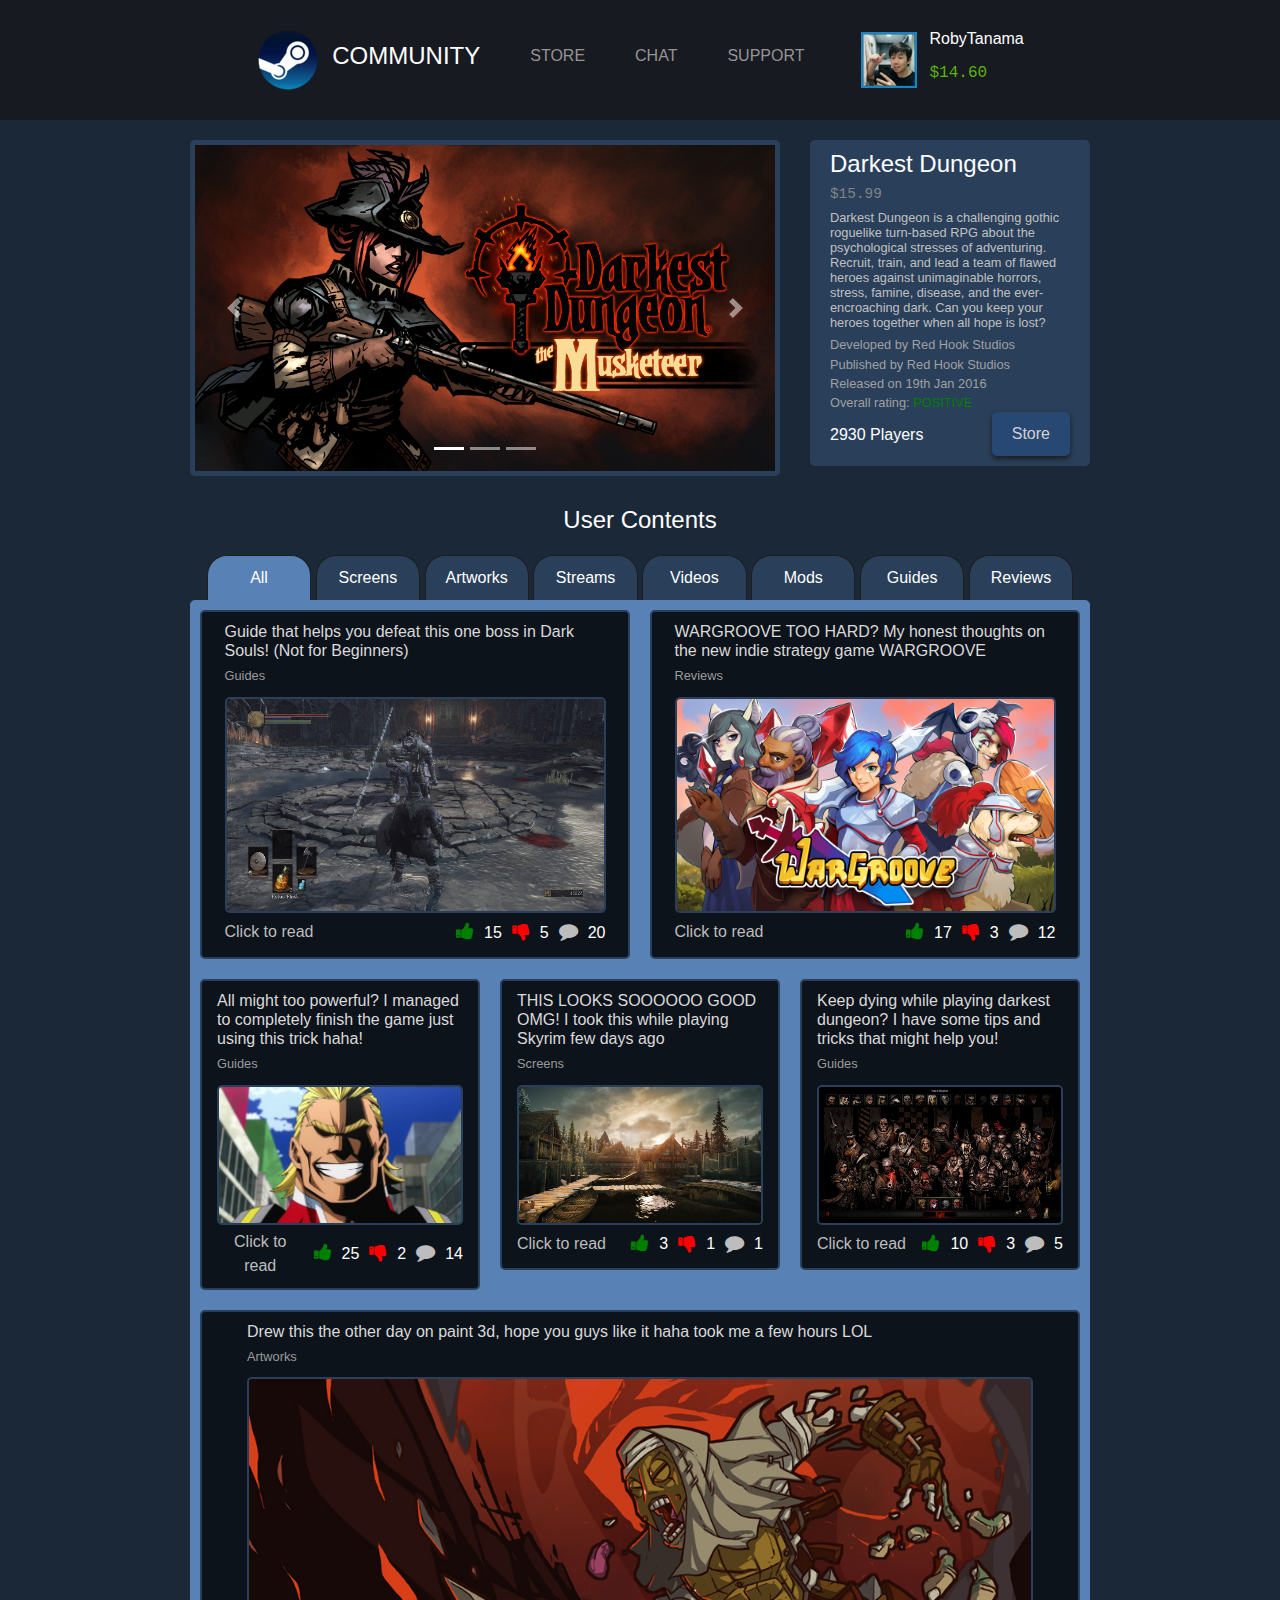
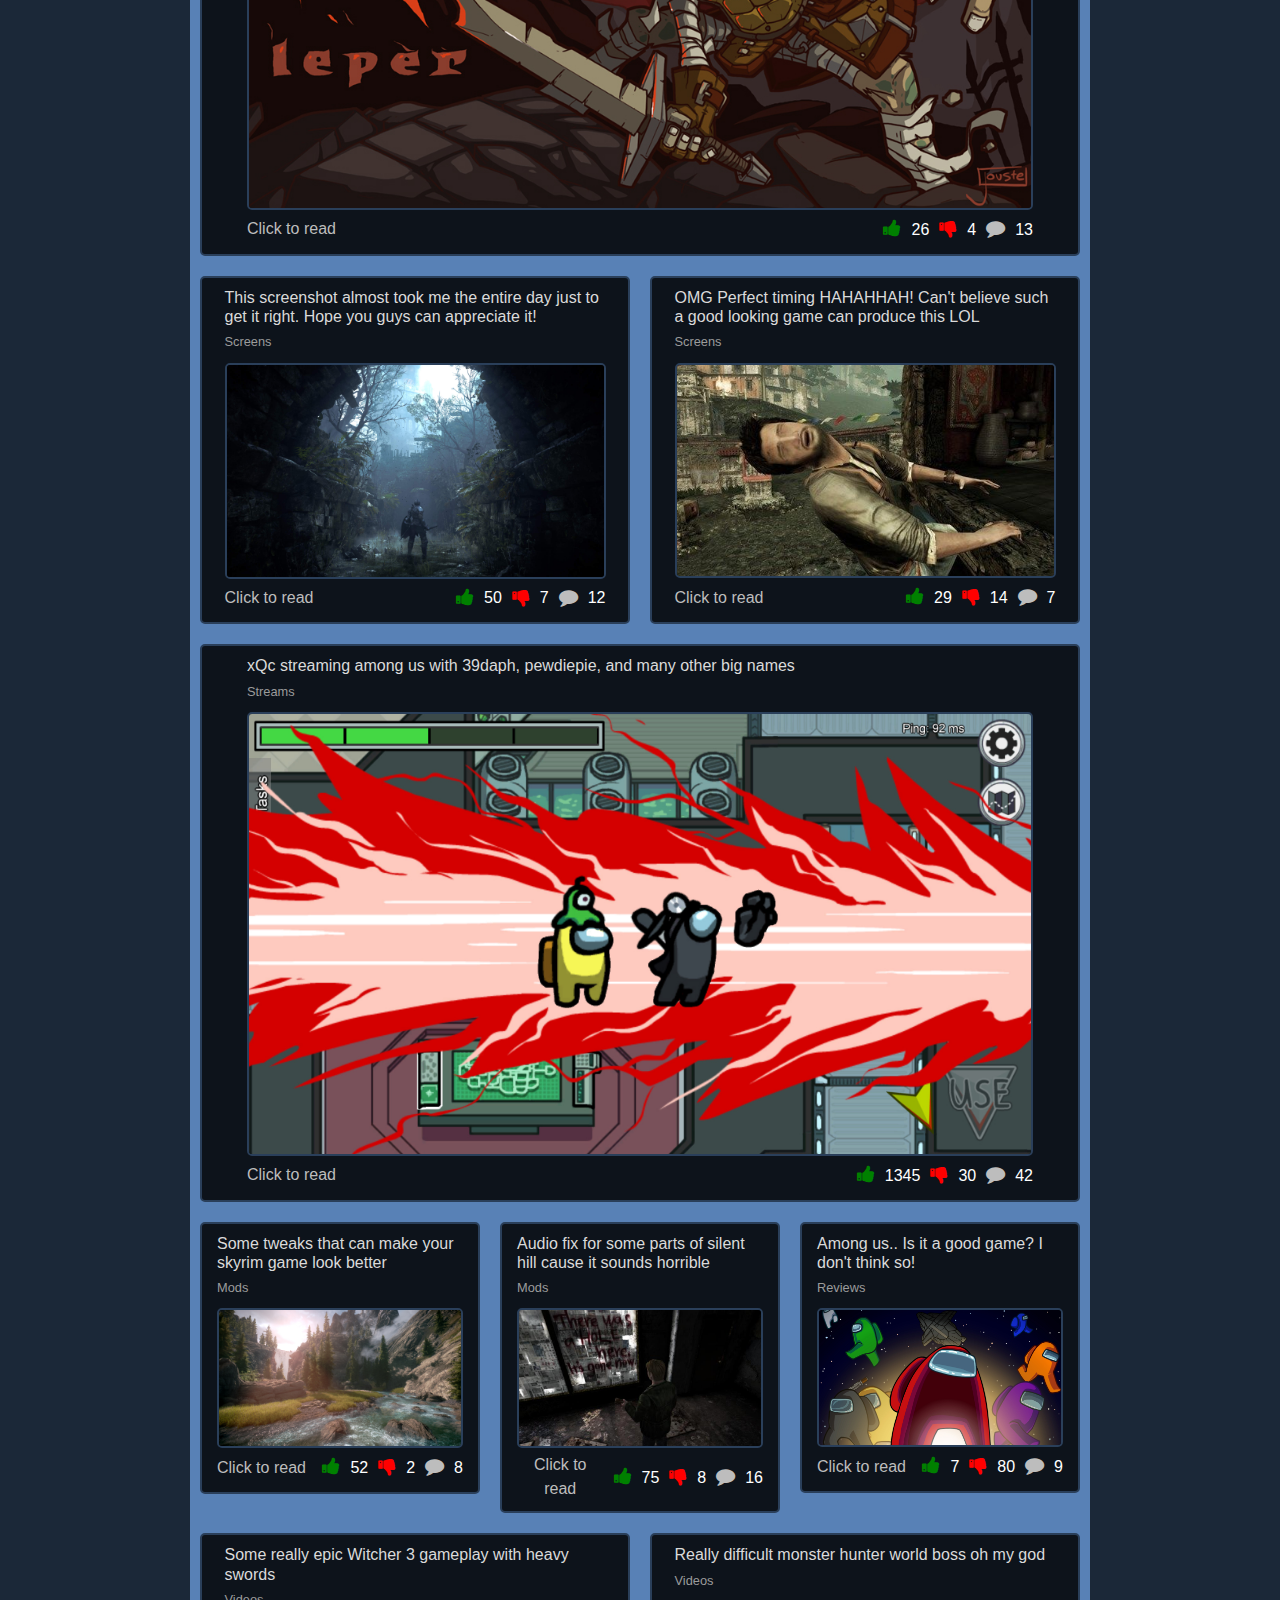
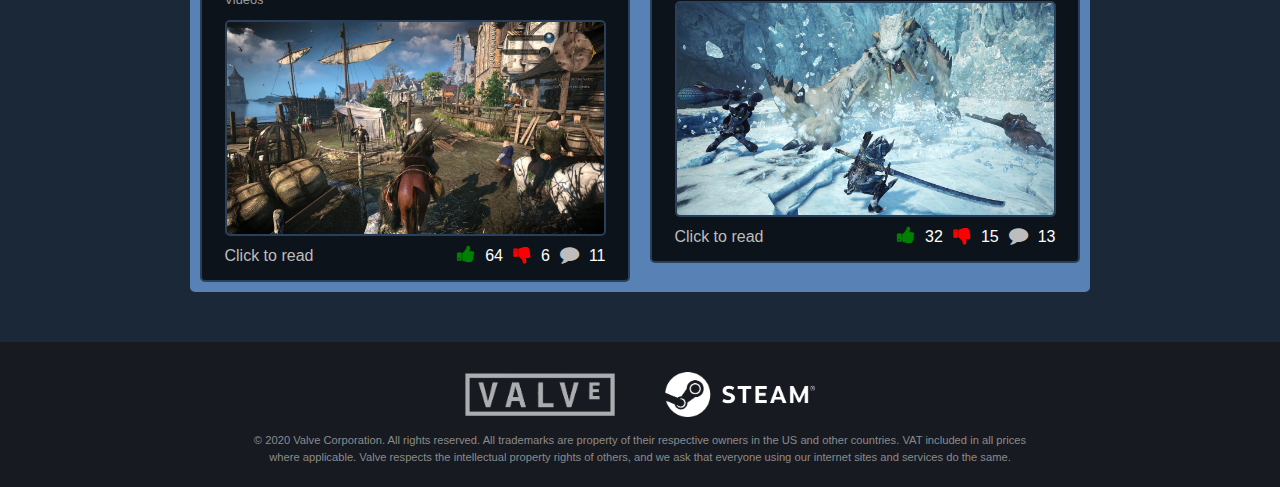
<file: gamepage.html>
<!DOCTYPE html>
<html>
    <head>        
        <link rel="stylesheet" href="https://stackpath.bootstrapcdn.com/bootstrap/4.5.2/css/bootstrap.min.css" 
        integrity="sha384-JcKb8q3iqJ61gNV9KGb8thSsNjpSL0n8PARn9HuZOnIxN0hoP+VmmDGMN5t9UJ0Z" crossorigin="anonymous">
        <link rel="stylesheet" href="https://cdnjs.cloudflare.com/ajax/libs/font-awesome/4.7.0/css/font-awesome.min.css">
        <script src="https://code.jquery.com/jquery-3.3.1.slim.min.js" integrity="sha384-q8i/X+965DzO0rT7abK41JStQIAqVgRVzpbzo5smXKp4YfRvH+8abtTE1Pi6jizo" crossorigin="anonymous"></script>
        <script src="https://cdnjs.cloudflare.com/ajax/libs/popper.js/1.14.7/umd/popper.min.js" integrity="sha384-UO2eT0CpHqdSJQ6hJty5KVphtPhzWj9WO1clHTMGa3JDZwrnQq4sF86dIHNDz0W1" crossorigin="anonymous"></script>
        <script src="https://stackpath.bootstrapcdn.com/bootstrap/4.3.1/js/bootstrap.min.js" integrity="sha384-JjSmVgyd0p3pXB1rRibZUAYoIIy6OrQ6VrjIEaFf/nJGzIxFDsf4x0xIM+B07jRM" crossorigin="anonymous"></script>
        <script src="js/scripts.js"></script>
        <link type="text/css" rel="stylesheet" href="css/globalstyle.css">
        <link type="text/css" rel="stylesheet" href="css/discoverpagestyle.css">
        <link type="text/css" rel="stylesheet" href="css/gamepagestyle.css">
    </head>
    <body>
        <div class="persistentmenu">
            <div>
                <a class="logo" href="index.html">
                    <img src="images/logo.png">
                    <h1>COMMUNITY</h1>
                </a>
            </div>   
            <h1 class="clickable"><a href="https://store.steampowered.com">STORE</a></h1>
            <h1 class="clickable"><a href="https://steamcommunity.com/chat">CHAT</a></h1>
            <h1 class="clickable"><a href="https://help.steampowered.com/en">SUPPORT</a></h1>
            <div class="profile">
                <a href="profilepage.html"><img class="image" src="images/profile1.png"></a>
                <div>
                    <h1 class="username">RobyTanama</h1>
                    <h2 class="wallet">$14.60</h2>
                </div>
            </div>
        </div>
        <div class="gamepageelements">
            <div class=container>
                <div class=row>
                    <div class=col-md-8>
                        <div id="gamescreenshots" class="carousel slide" data-ride="carousel">
                            <ol class="carousel-indicators">
                              <li data-target="#gamescreenshots" data-slide-to="0" class="active"></li>
                              <li data-target="#gamescreenshots" data-slide-to="1"></li>
                              <li data-target="#gamescreenshots" data-slide-to="2"></li>
                            </ol>
                            <div class="carousel-inner">
                              <div class="carousel-item active">
                                <img src="images/gamepage1.jpg" alt="First slide">
                              </div>
                              <div class="carousel-item">
                                <img src="images/gamepage2.jpg" alt="Second slide">
                              </div>
                              <div class="carousel-item">
                                <img src="images/gamepage3.jpg" alt="Third slide">
                              </div>
                            </div>
                            <a class="carousel-control-prev" href="#gamescreenshots" role="button" data-slide="prev">
                              <span class="carousel-control-prev-icon" aria-hidden="true"></span>
                              <span class="sr-only">Previous</span>
                            </a>
                            <a class="carousel-control-next" href="#gamescreenshots" role="button" data-slide="next">
                              <span class="carousel-control-next-icon" aria-hidden="true"></span>
                              <span class="sr-only">Next</span>
                            </a>
                        </div>
                    </div>
                    <div class=col-md-4>
                        <div class=gameinformation>
                            <h1 class=title>Darkest Dungeon</h1>
                            <p class=price>$15.99</p>
                            <p class=description>
                                Darkest Dungeon is a challenging gothic roguelike turn-based RPG about the psychological stresses 
                                of adventuring. Recruit, train, and lead a team of flawed heroes against unimaginable horrors, stress, 
                                famine, disease, and the ever-encroaching dark. Can you keep your heroes together when all hope is lost?
                            </p>
                            <div class=extrainformation>
                                <p>Developed by Red Hook Studios</p>
                                <p>Published by Red Hook Studios</p>
                                <p>Released on 19th Jan 2016</p>
                                <p>Overall rating: <span style="color: green;">POSITIVE</span></p>
                                <div class=storeinfo>
                                    <h1 class=currentplaying> 2930 Players</h1>
                                    <a href="https://store.steampowered.com"><button class="storebutton">Store</button></a>
                                </div>
                            </div>
                        </div>
                    </div>
                </div>
            </div>
        </div>
        <div class=discoverpageelements>
            <h1>User Contents</h1>
            <div id="tabfilter" class="tabs">
                <div class="container">
                    <button style="background-color:rgb(88, 129, 182)" id="All" onclick="toggleTab(this.id)">All</button>
                    <button id="Screens" onclick="toggleTab(this.id)">Screens</button>
                    <button id="Artworks" onclick="toggleTab(this.id)">Artworks</button>
                    <button id="Streams" onclick="toggleTab(this.id)">Streams</button>
                    <button id="Videos" onclick="toggleTab(this.id)">Videos</button>
                    <button id="Mods" onclick="toggleTab(this.id)">Mods</button>
                    <button id="Guides" onclick="toggleTab(this.id)">Guides</button>
                    <button id="Reviews" onclick="toggleTab(this.id)">Reviews</button>
                </div>
            </div>
            <div id="usercontents" class="usercontents">
                <div class="container">
                    <div class=row>
                        <div class="col-md">
                            <div class="content">
                                <h1 class="title">Guide that helps you defeat this one boss in Dark Souls! (Not for Beginners)</h1>
                                <h1 class="category">Guides</h1>
                                <img class="contentimage" src="images/content1.jpg">
                                <div class="contentinfo">
                                    <a href="articlepage.html">Click to read</a>
                                    <div class="rating">
                                        <button id="thumbs-up" onclick="ratingClick(this)" style="color: green;"><i class="fa fa-thumbs-up"></i></button>
                                        <h1 id="likes">15</h1>
                                        <button id="thumbs-down" onclick="ratingClick(this)" style="color: red;"><i class="fa fa-thumbs-down"></i></button>
                                        <h1 id="dislikes">5</h1>
                                        <button style="color: white"><a href="articlepage.html"><i class="fa fa-comment"></a></i></button>
                                        <h1>20</h1>
                                    </div>
                                </div>
                            </div>
                        </div> 
                        <div class="col-md">
                            <div class="content">
                                <h1 class="title">WARGROOVE TOO HARD? My honest thoughts on the new indie strategy game WARGROOVE</h1>
                                <h1 class="category">Reviews</h1>
                                <img class="contentimage" src="images/content2.jpg">
                                <div class="contentinfo">
                                    <a href="articlepage.html">Click to read</a>
                                    <div class="rating">
                                        <button id="thumbs-up" onclick="ratingClick(this)" style="color: green;"><i class="fa fa-thumbs-up"></i></button>
                                        <h1 id="likes">17</h1>
                                        <button id="thumbs-down" onclick="ratingClick(this)" style="color: red;"><i class="fa fa-thumbs-down"></i></button>
                                        <h1 id="dislikes">3</h1>
                                        <button style="color: white"><a href="articlepage.html"><i class="fa fa-comment"></a></i></button>
                                        <h1>12</h1>
                                    </div>
                                </div>
                            </div>
                        </div>
                    </div>
                    <div class=row>
                        <div class="col-md">
                            <div class="content">
                                <h1 class="title">All might too powerful? I managed to completely finish the game just using this trick haha!
                                </h1>
                                <h1 class="category">Guides</h1>
                                <img class="contentimage" src="images/content3.jpg">
                                <div class="contentinfo">
                                    <a href="articlepage.html">Click to read</a>
                                    <div class="rating">
                                        <button id="thumbs-up" onclick="ratingClick(this)" style="color: green;"><i class="fa fa-thumbs-up"></i></button>
                                        <h1 id="likes">25</h1>
                                        <button id="thumbs-down" onclick="ratingClick(this)" style="color: red;"><i class="fa fa-thumbs-down"></i></button>
                                        <h1 id="dislikes">2</h1>
                                        <button style="color: white"><a href="articlepage.html"><i class="fa fa-comment"></a></i></button>
                                        <h1>14</h1>
                                    </div>
                                </div>
                            </div>
                        </div>
                        <div class="col-md">
                            <div class="content">
                                <h1 class="title">THIS LOOKS SOOOOOO GOOD OMG! I took this while playing Skyrim few days ago</h1>
                                <h1 class="category">Screens</h1>
                                <img class="contentimage" src="images/content4.png">
                                <div class="contentinfo">
                                    <a href="articlepage.html">Click to read</a>
                                    <div class="rating">
                                        <button id="thumbs-up" onclick="ratingClick(this)" style="color: green;"><i class="fa fa-thumbs-up"></i></button>
                                        <h1 id="likes">3</h1>
                                        <button id="thumbs-down" onclick="ratingClick(this)" style="color: red;"><i class="fa fa-thumbs-down"></i></button>
                                        <h1 id="dislikes">1</h1>
                                        <button style="color: white"><a href="articlepage.html"><i class="fa fa-comment"></a></i></button>
                                        <h1>1</h1>
                                    </div>
                                </div>
                            </div>
                        </div> 
                        <div class="col-md">
                            <div class="content">
                                <h1 class="title">Keep dying while playing darkest dungeon? I have some tips and tricks that might help you!</h1>
                                <h1 class="category">Guides</h1>
                                <img class="contentimage" src="images/content5.jpg">
                                <div class="contentinfo">
                                    <a href="articlepage.html">Click to read</a>
                                    <div class="rating">
                                        <button id="thumbs-up" onclick="ratingClick(this)" style="color: green;"><i class="fa fa-thumbs-up"></i></button>
                                        <h1 id="likes">10</h1>
                                        <button id="thumbs-down" onclick="ratingClick(this)" style="color: red;"><i class="fa fa-thumbs-down"></i></button>
                                        <h1 id="dislikes">3</h1>
                                        <button style="color: white"><a href="articlepage.html"><i class="fa fa-comment"></a></i></button>
                                        <h1>5</h1>
                                    </div>
                                </div>
                            </div>
                        </div> 
                    </div>
                    <div class=row>
                        <div class="col-md">
                            <div class="content">
                                <h1 class="title">Drew this the other day on paint 3d, hope you guys like it haha took me a few hours LOL</h1>
                                <h1 class="category">Artworks</h1>
                                <img class="contentimage" src="images/content6.jpg">
                                <div class="contentinfo">
                                    <a href="articlepage.html">Click to read</a>
                                    <div class="rating">
                                        <button id="thumbs-up" onclick="ratingClick(this)" style="color: green;"><i class="fa fa-thumbs-up"></i></button>
                                        <h1 id="likes">26</h1>
                                        <button id="thumbs-down" onclick="ratingClick(this)" style="color: red;"><i class="fa fa-thumbs-down"></i></button>
                                        <h1 id="dislikes">4</h1>
                                        <button style="color: white"><a href="articlepage.html"><i class="fa fa-comment"></a></i></button>
                                        <h1>13</h1>
                                    </div>
                                </div>
                            </div>
                        </div>  
                    </div>
                    <div class="row">
                        <div class="col-md">
                            <div class="content">
                                <h1 class="title">This screenshot almost took me the entire day just to get it right. Hope you guys can appreciate it!</h1>
                                <h1 class="category">Screens</h1>
                                <img class="contentimage" src="images/content7.jpg">
                                <div class="contentinfo">
                                    <a href="articlepage.html">Click to read</a>
                                    <div class="rating">
                                        <button id="thumbs-up" onclick="ratingClick(this)" style="color: green;"><i class="fa fa-thumbs-up"></i></button>
                                        <h1 id="likes">50</h1>
                                        <button id="thumbs-down" onclick="ratingClick(this)" style="color: red;"><i class="fa fa-thumbs-down"></i></button>
                                        <h1 id="dislikes">7</h1>
                                        <button style="color: white"><a href="articlepage.html"><i class="fa fa-comment"></a></i></button>
                                        <h1>12</h1>
                                    </div>
                                </div>
                            </div>
                        </div> 
                        <div class="col-md">
                            <div class="content">
                                <h1 class="title">OMG Perfect timing HAHAHHAH! Can't believe such a good looking game can produce this LOL</h1>
                                <h1 class="category">Screens</h1>
                                <img class="contentimage" src="images/content8.jpg">
                                <div class="contentinfo">
                                    <a href="articlepage.html">Click to read</a>
                                    <div class="rating">
                                        <button id="thumbs-up" onclick="ratingClick(this)" style="color: green;"><i class="fa fa-thumbs-up"></i></button>
                                        <h1 id="likes">29</h1>
                                        <button id="thumbs-down" onclick="ratingClick(this)" style="color: red;"><i class="fa fa-thumbs-down"></i></button>
                                        <h1 id="dislikes">14</h1>
                                        <button style="color: white"><a href="articlepage.html"><i class="fa fa-comment"></a></i></button>
                                        <h1>7</h1>
                                    </div>
                                </div>
                            </div>
                        </div>
                    </div>
                    <div class=row>
                        <div class="col-md">
                            <div class="content">
                                <h1 class="title">xQc streaming among us with 39daph, pewdiepie, and many other big names</h1>
                                <h1 class="category">Streams</h1>
                                <img class="contentimage" src="images/content9.jpg">
                                <div class="contentinfo">
                                    <a href="articlepage.html">Click to read</a>
                                    <div class="rating">
                                        <button id="thumbs-up" onclick="ratingClick(this)" style="color: green;"><i class="fa fa-thumbs-up"></i></button>
                                        <h1 id="likes">1345</h1>
                                        <button id="thumbs-down" onclick="ratingClick(this)" style="color: red;"><i class="fa fa-thumbs-down"></i></button>
                                        <h1 id="dislikes">30</h1>
                                        <button style="color: white"><a href="articlepage.html"><i class="fa fa-comment"></a></i></button>
                                        <h1>42</h1>
                                    </div>
                                </div>
                            </div>
                        </div>
                    </div>
                    <div class=row>
                        <div class="col-md">
                            <div class="content">
                                <h1 class="title">Some tweaks that can make your skyrim game look better</h1>
                                <h1 class="category">Mods</h1>
                                <img class="contentimage" src="images/content10.jpg">
                                <div class="contentinfo">
                                    <a href="articlepage.html">Click to read</a>
                                    <div class="rating">
                                        <button id="thumbs-up" onclick="ratingClick(this)" style="color: green;"><i class="fa fa-thumbs-up"></i></button>
                                        <h1 id="likes">52</h1>
                                        <button id="thumbs-down" onclick="ratingClick(this)" style="color: red;"><i class="fa fa-thumbs-down"></i></button>
                                        <h1 id="dislikes">2</h1>
                                        <button style="color: white"><a href="articlepage.html"><i class="fa fa-comment"></a></i></button>
                                        <h1>8</h1>
                                    </div>
                                </div>
                            </div>
                        </div>
                        <div class="col-md">
                            <div class="content">
                                <h1 class="title">Audio fix for some parts of silent hill cause it sounds horrible</h1>
                                <h1 class="category">Mods</h1>
                                <img class="contentimage" src="images/content11.jpg">
                                <div class="contentinfo">
                                    <a href="articlepage.html">Click to read</a>
                                    <div class="rating">
                                        <button id="thumbs-up" onclick="ratingClick(this)" style="color: green;"><i class="fa fa-thumbs-up"></i></button>
                                        <h1 id="likes">75</h1>
                                        <button id="thumbs-down" onclick="ratingClick(this)" style="color: red;"><i class="fa fa-thumbs-down"></i></button>
                                        <h1 id="dislikes">8</h1>
                                        <button style="color: white"><a href="articlepage.html"><i class="fa fa-comment"></a></i></button>
                                        <h1>16</h1>
                                    </div>
                                </div>
                            </div>
                        </div>
                        <div class="col-md">
                            <div class="content">
                                <h1 class="title">Among us.. Is it a good game? I don't think so!</h1>
                                <h1 class="category">Reviews</h1>
                                <img class="contentimage" src="images/content12.jpg">
                                <div class="contentinfo">
                                    <a href="articlepage.html">Click to read</a>
                                    <div class="rating">
                                        <button id="thumbs-up" onclick="ratingClick(this)" style="color: green;"><i class="fa fa-thumbs-up"></i></button>
                                        <h1 id="likes">7</h1>
                                        <button id="thumbs-down" onclick="ratingClick(this)" style="color: red;"><i class="fa fa-thumbs-down"></i></button>
                                        <h1 id="dislikes">80</h1>
                                        <button style="color: white"><a href="articlepage.html"><i class="fa fa-comment"></a></i></button>
                                        <h1>9</h1>
                                    </div>
                                </div>
                            </div>
                        </div>
                    </div>
                    <div class=row>
                        <div class="col-md">
                            <div class="content">
                                <h1 class="title">Some really epic Witcher 3 gameplay with heavy swords</h1>
                                <h1 class="category">Videos</h1>
                                <img class="contentimage" src="images/content13.jpg">
                                <div class="contentinfo">
                                    <a href="articlepage.html">Click to read</a>
                                    <div class="rating">
                                        <button id="thumbs-up" onclick="ratingClick(this)" style="color: green;"><i class="fa fa-thumbs-up"></i></button>
                                        <h1 id="likes">64</h1>
                                        <button id="thumbs-down" onclick="ratingClick(this)" style="color: red;"><i class="fa fa-thumbs-down"></i></button>
                                        <h1 id="dislikes">6</h1>
                                        <button style="color: white"><a href="articlepage.html"><i class="fa fa-comment"></a></i></button>
                                        <h1>11</h1>
                                    </div>
                                </div>
                            </div>
                        </div>
                        <div class="col-md">
                            <div class="content">
                                <h1 class="title">Really difficult monster hunter world boss oh my god</h1>
                                <h1 class="category">Videos</h1>
                                <img class="contentimage" src="images/content14.jpg">
                                <div class="contentinfo">
                                    <a href="articlepage.html">Click to read</a>
                                    <div class="rating">
                                        <button id="thumbs-up" onclick="ratingClick(this)" style="color: green;"><i class="fa fa-thumbs-up"></i></button>
                                        <h1 id="likes">32</h1>
                                        <button id="thumbs-down" onclick="ratingClick(this)" style="color: red;"><i class="fa fa-thumbs-down"></i></button>
                                        <h1 id="dislikes">15</h1>
                                        <button style="color: white"><a href="articlepage.html"><i class="fa fa-comment"></a></i></button>
                                        <h1>13</h1>
                                    </div>
                                </div>
                            </div>
                        </div>
                    </div>
                </div>
            </div>
        </div>
        <footer class="persistentfooter">
            <div class="footerelements">
                    <div class="social">
                        <a href="https://www.valvesoftware.com/en"><img src="images/valve_logo.png"></a>
                        <a href="https://store.steampowered.com"><img src="images/steam_logo.png"></a>
                    </div>
                    <p>© 2020 Valve Corporation. All rights reserved. All trademarks are property of their respective owners in the US and other countries.
                        VAT included in all prices where applicable. Valve respects the intellectual property rights of others, and we ask that everyone using our 
                        internet sites and services do the same.</p>
            </div>
        </footer>
    </body>
</html>
</file>
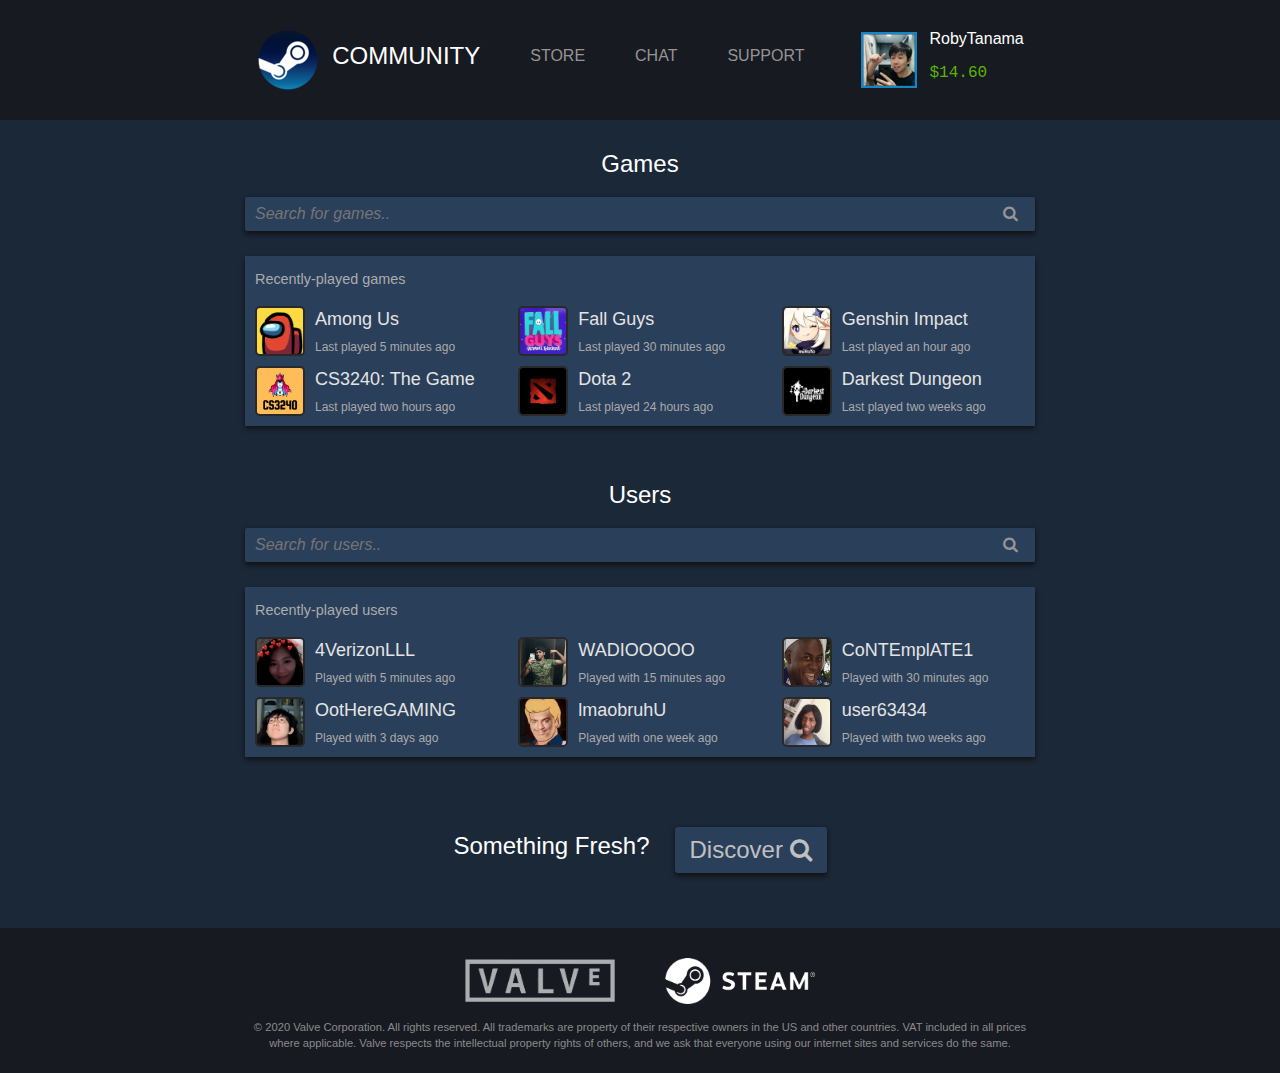
<file: homepage.html>
<!DOCTYPE html>
<html>
    <head>        
        <link rel="stylesheet" href="https://stackpath.bootstrapcdn.com/bootstrap/4.5.2/css/bootstrap.min.css" 
        integrity="sha384-JcKb8q3iqJ61gNV9KGb8thSsNjpSL0n8PARn9HuZOnIxN0hoP+VmmDGMN5t9UJ0Z" crossorigin="anonymous">
        <link rel="stylesheet" href="https://cdnjs.cloudflare.com/ajax/libs/font-awesome/4.7.0/css/font-awesome.min.css">
        <link type="text/css" rel="stylesheet" href="css/globalstyle.css">
        <link type="text/css" rel="stylesheet" href="css/homepagestyle.css">
    </head>
    <body>
        <div class="persistentmenu">
            <div>
                <a class="logo" href="homepage.html">
                    <img src="images/logo.png">
                    <h1>COMMUNITY</h1>
                </a>
            </div>   
            <h1 class="clickable"><a href="https://store.steampowered.com">STORE</a></h1>
            <h1 class="clickable"><a href="https://steamcommunity.com/chat">CHAT</a></h1>
            <h1 class="clickable"><a href="https://help.steampowered.com/en">SUPPORT</a></h1>
            <div class="profile">
                <a href="profilepage.html"><img class="image" src="images/profile1.png"></a>
                <div>
                    <h1 class="username">RobyTanama</h1>
                    <h2 class="wallet">$14.60</h2>
                </div>
            </div>
        </div>
        <div class="homepageelements">
            <h1>Games</h1>
            <div class="container">
                <form class="search" action="gamepage.html">
                    <input type="text" placeholder="Search for games..">
                    <button type="submit"><a href="gamepage.html"><i class="fa fa-search"></a></i></button>
                </form>
            </div>
            <div class="container">
                <div class="recentlist">
                    <h1 class="listinfo">Recently-played games</h1>
                    <div class="row">
                        <div class="col-md">
                            <a href="gamepage.html"><img class="image" src="images/game1.png"></a>
                            <div class="itemsinfo">
                                <a class="name" href="gamepage.html"><h1>Among Us</h1></a>
                                <p class="last">Last played 5 minutes ago</p>
                            </div>
                        </div>
                        <div class="col-md">
                            <a href="gamepage.html"><img class="image" src="images/game2.png"></a>
                            <div class="itemsinfo">
                                <a class="name" href="gamepage.html"><h1>Fall Guys</h1></a>
                                <p class="last">Last played 30 minutes ago</p>
                            </div>
                        </div>
                        <div class="col-md">
                            <a href="gamepage.html"><img class="image" src="images/game3.jpg"></a>
                            <div class="itemsinfo">
                                <a class="name" href="gamepage.html"><h1>Genshin Impact</h1></a>
                                <p class="last">Last played an hour ago</p>
                            </div>
                        </div>
                    </div>
                    <div class="row">
                        <div class="col-md">
                            <a href="gamepage.html"><img class="image" src="images/game4.png"></a>
                            <div class="itemsinfo">
                                <a class="name" href="gamepage.html"><h1>CS3240: The Game</h1></a>
                                <p class="last">Last played two hours ago</p>
                            </div>
                        </div>
                        <div class="col-md">
                            <a href="gamepage.html"><img class="image" src="images/game5.png"></a>
                            <div class="itemsinfo">
                                <a class="name" href="gamepage.html"><h1>Dota 2</h1></a>
                                <p class="last">Last played 24 hours ago</p>
                            </div>
                        </div>
                        <div class="col-md">
                            <a href="gamepage.html"><img class="image" src="images/game6.jpg"></a>
                            <div class="itemsinfo">
                                <a class="name" href="gamepage.html"><h1>Darkest Dungeon</h1></a>
                                <p class="last">Last played two weeks ago</p>
                            </div>
                        </div>
                    </div>
                </div>
            </div>
            <h1>Users</h1>
            <div class="container">
                <form class="search" action="profilepage.html">
                    <input type="text" placeholder="Search for users..">
                    <button type="submit"><a href="profilepage.html"><i class="fa fa-search"></i></a></button>
                </form>
            </div>
            <div class="container">
                <div class="recentlist">
                    <h1 class="listinfo">Recently-played users</h1>
                    <div class="row">
                        <div class="col-md">
                            <a href="profilepage.html"><img class="image" src="images/profile2.png"></a>
                            <div class="itemsinfo">
                                <a class="name" href="profilepage.html"><h1>4VerizonLLL</h1></a>
                                <p class="last">Played with 5 minutes ago</p>
                            </div>
                        </div>
                        <div class="col-md">
                            <a href="profilepage.html"><img class="image" src="images/profile3.jpg"></a>
                            <div class="itemsinfo">
                                <a class="name" href="profilepage.html"><h1>WADIOOOOO</h1></a>
                                <p class="last">Played with 15 minutes ago</p>
                            </div>
                        </div>
                        <div class="col-md">
                            <a href="profilepage.html"><img class="image" src="images/profile4.png"></a>
                            <div class="itemsinfo">
                                <a class="name" href="profilepage.html"><h1>CoNTEmplATE1</h1></a>
                                <p class="last">Played with 30 minutes ago</p>
                            </div>
                        </div>
                    </div>
                    <div class="row">
                        <div class="col-md">
                            <a href="profilepage.html"><img class="image" src="images/profile5.png"></a>
                            <div class="itemsinfo">
                                <a class="name" href="profilepage.html"><h1>OotHereGAMING</h1></a>
                                <p class="last">Played with 3 days ago</p>
                            </div>
                        </div>
                        <div class="col-md">
                            <a href="profilepage.html"><img class="image" src="images/profile6.png"></a>
                            <div class="itemsinfo">
                                <a class="name" href="profilepage.html"><h1>lmaobruhU</h1></a>
                                <p class="last">Played with one week ago</p>
                            </div>
                        </div>
                        <div class="col-md">
                            <a href="profilepage.html"><img class="image" src="images/profile7.png"></a>
                            <div class="itemsinfo">
                                <a class="name" href="profilepage.html"><h1>user63434</h1></a>
                                <p class="last">Played with two weeks ago</p>
                            </div>
                        </div>
                    </div>
                </div>
            </div>
            <div class="container">
                <div class="discoverdirect">
                    <h1>Something Fresh?</h1>
                    <a href="discoverpage.html"><button type="submit">Discover <i class="fa fa-search"></i></button></a>
                </div>
            </div>
        </div>
        <footer class="persistentfooter">
            <div class="footerelements">
                    <div class="social">
                        <a href="https://www.valvesoftware.com/en"><img src="images/valve_logo.png"></a>
                        <a href="https://store.steampowered.com"><img src="images/steam_logo.png"></a>
                    </div>
                    <p>© 2020 Valve Corporation. All rights reserved. All trademarks are property of their respective owners in the US and other countries.
                        VAT included in all prices where applicable. Valve respects the intellectual property rights of others, and we ask that everyone using our 
                        internet sites and services do the same.</p>
            </div>
        </footer>
    </body>
</html>
</file>
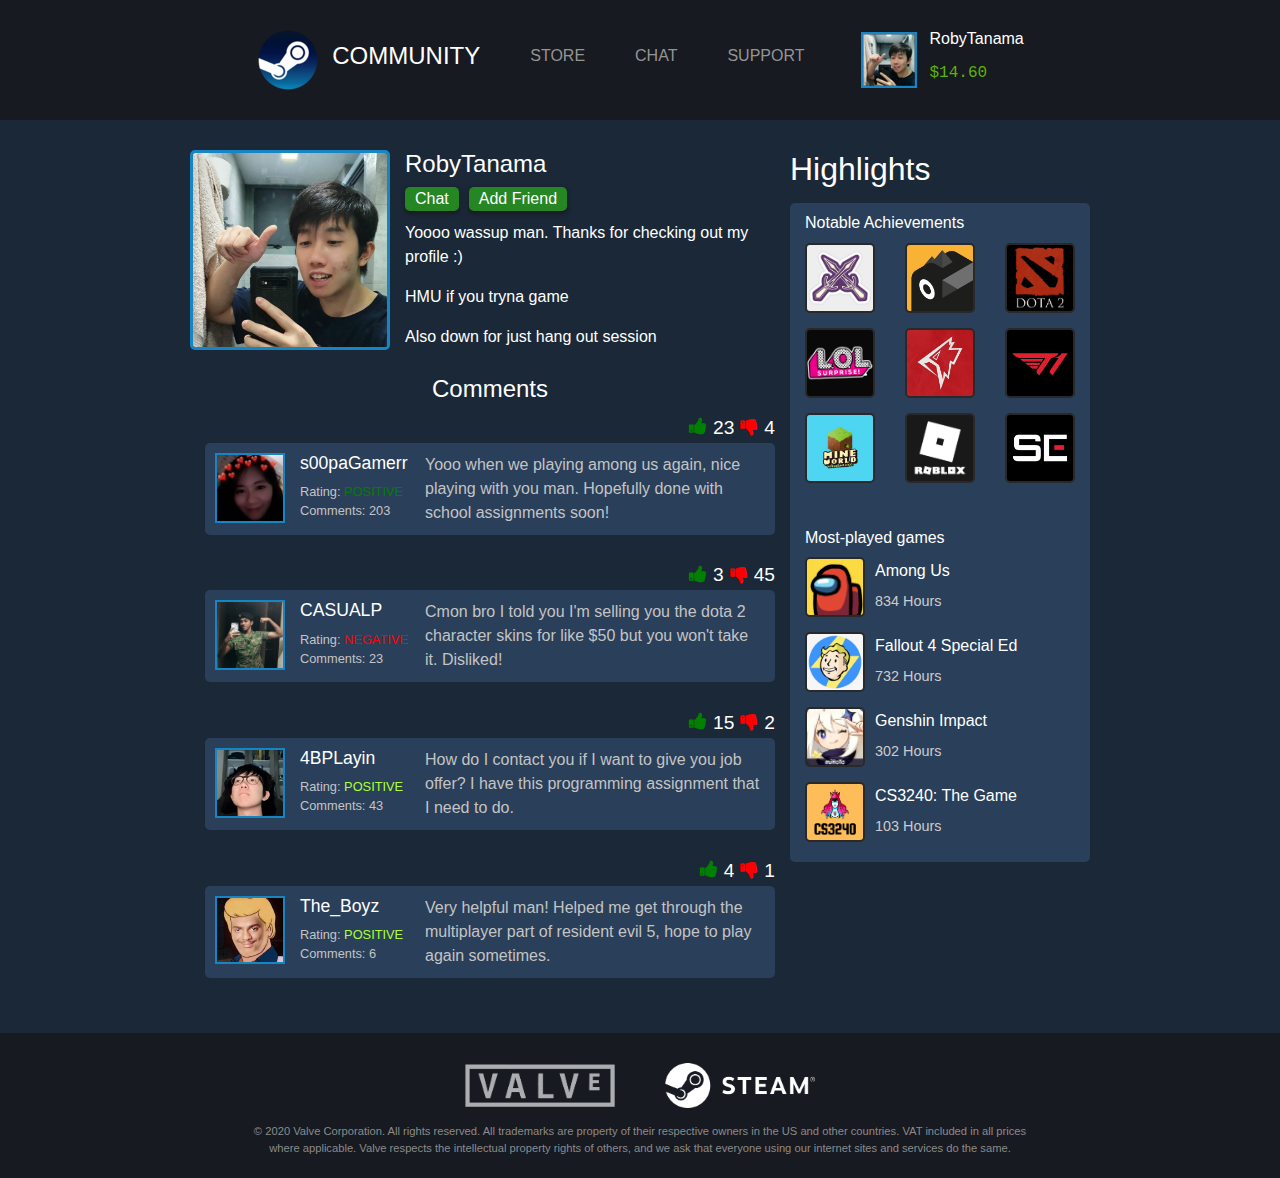
<file: profilepage.html>
<!DOCTYPE html>
<html>
    <head>        
        <link rel="stylesheet" href="https://stackpath.bootstrapcdn.com/bootstrap/4.5.2/css/bootstrap.min.css" 
        integrity="sha384-JcKb8q3iqJ61gNV9KGb8thSsNjpSL0n8PARn9HuZOnIxN0hoP+VmmDGMN5t9UJ0Z" crossorigin="anonymous">
        <link rel="stylesheet" href="https://cdnjs.cloudflare.com/ajax/libs/font-awesome/4.7.0/css/font-awesome.min.css">
        <script src="https://code.jquery.com/jquery-3.3.1.slim.min.js" integrity="sha384-q8i/X+965DzO0rT7abK41JStQIAqVgRVzpbzo5smXKp4YfRvH+8abtTE1Pi6jizo" crossorigin="anonymous"></script>
        <script src="https://cdnjs.cloudflare.com/ajax/libs/popper.js/1.14.7/umd/popper.min.js" integrity="sha384-UO2eT0CpHqdSJQ6hJty5KVphtPhzWj9WO1clHTMGa3JDZwrnQq4sF86dIHNDz0W1" crossorigin="anonymous"></script>
        <script src="https://stackpath.bootstrapcdn.com/bootstrap/4.3.1/js/bootstrap.min.js" integrity="sha384-JjSmVgyd0p3pXB1rRibZUAYoIIy6OrQ6VrjIEaFf/nJGzIxFDsf4x0xIM+B07jRM" crossorigin="anonymous"></script>
        <script src="js/scripts.js"></script>
        <link type="text/css" rel="stylesheet" href="css/globalstyle.css">
        <link type="text/css" rel="stylesheet" href="css/articlepagestyle.css">
        <link type="text/css" rel="stylesheet" href="css/profilepagestyle.css">
    </head>
    <body>
        <div class="persistentmenu">
            <div>
                <a class="logo" href="index.html">
                    <img src="images/logo.png">
                    <h1>COMMUNITY</h1>
                </a>
            </div>   
            <h1 class="clickable"><a href="https://store.steampowered.com">STORE</a></h1>
            <h1 class="clickable"><a href="https://steamcommunity.com/chat">CHAT</a></h1>
            <h1 class="clickable"><a href="https://help.steampowered.com/en">SUPPORT</a></h1>
            <div class="profile">
                <a href="profilepage.html"><img class="image" src="images/profile1.png"></a>
                <div>
                    <h1 class="username">RobyTanama</h1>
                    <h2 class="wallet">$14.60</h2>
                </div>
            </div>
        </div>
        <div class=profilepageelements>
            <div class=container>
                <div class=row>
                    <div class=col-md-8>
                        <div class=row>
                            <div class=userinfo>
                                <img src=images/profile.jpg>
                                <div class=details>
                                    <h1>RobyTanama</h1>
                                    <div class=basic>
                                        <button>Chat</button>
                                        <button>Add Friend</button>
                                    </div>
                                    <p class=description>
                                        Yoooo wassup man. Thanks for checking out my profile :)
                                    </p>
                                    <p class=description>HMU if you tryna game</p>
                                    <p class=description>Also down for just hang out session</p>
                                </div>
                            </div>
                        </div>
                        <div class=articlepageelements>
                            <h1 id="profilecomments">Comments</h1>
                            <div class="commentbox">
                                <div class="commentrating">
                                    <button id="thumbs-up" onclick="ratingClick(this)" style="color: green;"><i class="fa fa-thumbs-up"></i></button>
                                    <h1 id="likes">23</h1>
                                    <button id="thumbs-down" onclick="ratingClick(this)" style="color: red;"><i class="fa fa-thumbs-down"></i></button>
                                    <h1 id="dislikes">4</h1>
                                </div>
                                <div class="comment">
                                    <a href=profilepage.html><img class=avatar src=images/profile2.png></a>
                                    <div class=userinfo>
                                        <a href=profilepage.html><h1>s00paGamerr</h1></a>
                                        <p>Rating: <span style="color: green">POSITIVE</span></p> 
                                        <p>Comments: 203</p>
                                    </div>
                                    <p>Yooo when we playing among us again, nice playing with you man. Hopefully done with school assignments soon!</p>
                                </div>           
                            </div>
                            <div class="commentbox">
                                <div class="commentrating">
                                    <button id="thumbs-up" onclick="ratingClick(this)" style="color: green;"><i class="fa fa-thumbs-up"></i></button>
                                    <h1 id="likes">3</h1>
                                    <button id="thumbs-down" onclick="ratingClick(this)" style="color: red;"><i class="fa fa-thumbs-down"></i></button>
                                    <h1 id="dislikes">45</h1>
                                </div>
                                <div class="comment">
                                    <a href=profilepage.html><img class=avatar src=images/profile3.jpg></a>
                                    <div class=userinfo>
                                        <a href=profilepage.html><h1>CASUALP</h1></a>
                                        <p>Rating: <span style="color: red">NEGATIVE</span></p> 
                                        <p>Comments: 23</p>
                                    </div>
                                    <p>Cmon bro I told you I'm selling you the dota 2 character skins for like $50 but you won't take it. Disliked!
                                    </p>
                                </div>           
                            </div>
                            <div class="commentbox">
                                <div class="commentrating">
                                    <button id="thumbs-up" onclick="ratingClick(this)" style="color: green;"><i class="fa fa-thumbs-up"></i></button>
                                    <h1 id="likes">15</h1>
                                    <button id="thumbs-down" onclick="ratingClick(this)" style="color: red;"><i class="fa fa-thumbs-down"></i></button>
                                    <h1 id="dislikes">2</h1>
                                </div>
                                <div class="comment">
                                    <a href=profilepage.html><img class=avatar src=images/profile5.png></a>
                                    <div class=userinfo>
                                        <a href=profilepage.html><h1>4BPLayin</h1></a>
                                        <p>Rating: <span style="color: greenyellow">POSITIVE</span></p> 
                                        <p>Comments: 43</p>
                                    </div>
                                    <p>How do I contact you if I want to give you job offer? I have this programming assignment that I need to do.  
                                    </p>
                                </div>           
                            </div>
                            <div class="commentbox">
                                <div class="commentrating">
                                    <button id="thumbs-up" onclick="ratingClick(this)" style="color: green;"><i class="fa fa-thumbs-up"></i></button>
                                    <h1 id="likes">4</h1>
                                    <button id="thumbs-down" onclick="ratingClick(this)" style="color: red;"><i class="fa fa-thumbs-down"></i></button>
                                    <h1 id="dislikes">1</h1>
                                </div>
                                <div class="comment">
                                    <a href=profilepage.html><img class=avatar src=images/profile6.png></a>
                                    <div class=userinfo>
                                        <a href=profilepage.html><h1>The_Boyz</h1></a>
                                        <p>Rating: <span style="color: greenyellow">POSITIVE</span></p> 
                                        <p>Comments: 6</p>
                                    </div>
                                    <p>Very helpful man! Helped me get through the multiplayer part of resident evil 5, hope to play again sometimes.
                                    </p>
                                </div>           
                            </div>
                        </div>
                    </div>
                    <div class=col-md-4>
                        <h1 class=highlightstitle>Highlights</h1>
                        <div class=highlights>
                            <h1>Notable Achievements</h1>
                            <div class=container>
                                <div class=row>
                                    <div class=col-md>
                                       <img src=images/achievement1.png>
                                    </div>
                                    <div class=col-md>
                                        <img src=images/achievement2.png>
                                     </div>
                                    <div class=col-md>
                                        <img src=images/achievement3.jpg>
                                    </div>
                                </div>
                                <div class=row>
                                    <div class=col-md>
                                       <img src=images/achievement4.jpg>
                                    </div>
                                    <div class=col-md>
                                        <img src=images/achievement5.jpg>
                                     </div>
                                    <div class=col-md>
                                        <img src=images/achievement6.jpg>
                                    </div>
                                </div>
                                <div class=row>
                                    <div class=col-md>
                                       <img src=images/achievement7.jpg>
                                    </div>
                                    <div class=col-md>
                                        <img src=images/achievement8.jpg>
                                     </div>
                                    <div class=col-md>
                                        <img src=images/achievement9.png>
                                    </div>
                                </div>
                            </div>
                            <h1>Most-played games</h1>
                            <div class=mostplayed>
                                <a href=gamepage.html><img src=images/game1.png></a>
                                <div class=gameinfo>
                                    <a href=gamepage.html><h1>Among Us</h1></a>
                                    <p>834 Hours</p>
                                </div>
                            </div>
                            <div class=mostplayed>
                                <a href=gamepage.html><img src=images/game7.png></a>
                                <div class=gameinfo>
                                    <a href=gamepage.html><h1>Fallout 4 Special Ed</h1></a>
                                    <p>732 Hours</p>
                                </div>
                            </div>
                            <div class=mostplayed>
                                <a href=gamepage.html><img src=images/game3.jpg></a>
                                <div class=gameinfo>
                                    <a href=gamepage.html><h1>Genshin Impact</h1></a>
                                    <p>302 Hours</p>
                                </div>
                            </div>
                            <div class=mostplayed>
                                <a href=gamepage.html><img src=images/game4.png></a>
                                <div class=gameinfo>
                                    <a href=gamepage.html><h1>CS3240: The Game</h1></a>
                                    <p>103 Hours</p>
                                </div>
                            </div>
                        </div>
                    </div>
                </div>
            </div>
        </div>
        <footer class="persistentfooter">
            <div class="footerelements">
                    <div class="social">
                        <a href="https://www.valvesoftware.com/en"><img src="images/valve_logo.png"></a>
                        <a href="https://store.steampowered.com"><img src="images/steam_logo.png"></a>
                    </div>
                    <p>© 2020 Valve Corporation. All rights reserved. All trademarks are property of their respective owners in the US and other countries.
                        VAT included in all prices where applicable. Valve respects the intellectual property rights of others, and we ask that everyone using our 
                        internet sites and services do the same.</p>
            </div>
        </footer>
    </body>
</html>
</file>
<file: css/globalstyle.css>
body {
    background-color: #1b2838;
    font-family: 'Segoe UI', Tahoma, Geneva, Verdana, sans-serif;
    min-height: 100vh;
    position: relative;
}

h1 {
    color: white;
}

a:link, a:visited {
    color: #969494;
    background-color: transparent;
    text-decoration: none;
}

a:hover {
    color: #dadada;
    background-color: transparent;
    text-decoration: none;
}

a:active {
    color: white;
    background-color: transparent;
    text-decoration: none;
}

.persistentmenu {
    background-color: #171a21;
    text-align: center;
    display: flex;
    align-items: center;
    justify-content: center;
    vertical-align: middle;
    padding: 25px;
}

.persistentmenu .clickable {
    font-size: 1em;
    margin-left: 25px;
    margin-right: 25px;
}

.persistentmenu .logo {
    display: flex;
    align-items: center;
    justify-content: center;
    margin-left: 25px;
    margin-right: 25px;
}

.persistentmenu .logo h1 {
    font-size: 1.5em;
    margin-left: 12px;
}

.persistentmenu .profile {
    display: flex;
    align-items: center;
    justify-content: center;
    margin-left: 25px;
    margin-right: 25px;
}

.persistentmenu .profile .image {
    transform: scale(0.8);
    margin-right: 5px;
    border: 3px solid rgb(23, 132, 196);
}

.persistentmenu .profile .username {
    font-size: 1em;
    text-align: left;
    margin-bottom: 15px;
}

.persistentmenu .profile .wallet {
    font-size: 1em;
    font-family: monospace;
    text-align: left;
    color: rgb(92, 179, 5);
}

.persistentfooter {
    position: absolute;
    bottom: 0;
    width: 100%;
    height: 2.5rem;
}

.persistentfooter .footerelements {
    background-color: #171a21;
    padding-bottom: 5px;
}

.persistentfooter .social {
    padding-top: 20px;
    display: flex;
    align-items: center;
    justify-content: center;
}

.persistentfooter img {
    width: 150px;
    height: auto;
    margin: 10px 25px 15px 25px;
}

.persistentfooter p {
    width: 800px;
    margin-left: auto;
    margin-right: auto;
    font-size: 0.7em;
    color: rgb(139, 139, 139);
    text-align: center;
}

@media screen and (max-width: 1000px) {
    .persistentmenu {
        display: block;
    }

    .persistentmenu .clickable {
        margin-top: 20px;
        margin-bottom: 20px;
    }

    .persistentfooter p {
        width: 500px;
    }
}
</file>
<file: css/homepagestyle.css>
.homepageelements {
    margin-top: 30px;
    text-align: center;
    padding-bottom: 2.5rem;
}

.homepageelements h1 {
    font-size: 1.5em;
}

.homepageelements .container {  
    width: 800px;
    border-radius: 2px;
    padding: 5px;
}

.homepageelements .search {
    margin-top: 5px;
    margin-bottom: 15px;
    margin-left: auto;
    margin-right: auto;
    display: flex;
    
}
.homepageelements .search input[type=text] {
    background-color: #2a3f5a;
    padding: 5px 10px 5px 10px;
    width: 100%;
    color: rgb(180, 180, 180);
    font-family: sans-serif;
    border: none;
    box-shadow: 0px 2.5px 5px rgb(17, 17, 17);
    outline: 0;
    border-radius: 2px;
    padding-right: 50px;
    font-style: italic;
}

.homepageelements .search button {
    cursor: pointer;
    margin-left: -50px;
    width: 50px;
    background-color: #2a3f5a;
    border: none;
    color: rgb(180, 180, 180);
    border-radius: 2px;
    outline: 0;
}

.homepageelements .search button:active {
    color: white;
}

.homepageelements .recentlist {
    background-color: #2a3f5a;
    box-shadow: 0px 2.5px 5px rgb(17, 17, 17);
    margin-bottom: 50px;
}

.homepageelements .recentlist .listinfo {
    font-size: 0.9em;
    padding: 15px 0px 10px 10px;
    text-align: left;
    color: rgb(172, 172, 172);
    font-family: sans-serif;
}

.homepageelements .row {
    padding: 0px;
    margin: 0px;
}

.homepageelements .col-md {
    display: flex;   
    align-items: center;
    justify-content: left;
    margin: 0px 10px 10px 10px;
    padding: 0px;
}

.homepageelements .itemsinfo {
    font-size: 0.75em;
    text-align: left;
    margin-left: 10px;
    height: 45px;
    font-family: 'Segoe UI', Tahoma, Geneva, Verdana, sans-serif;
}

.homepageelements .itemsinfo .name h1 {
    color: rgb(228, 228, 228);
}

.homepageelements .itemsinfo .name h1:hover {
    color: white;
    text-decoration: underline;
}

.homepageelements .itemsinfo .last {
    color: rgb(170, 170, 170);
}

.homepageelements .image {
    width: 50px;
    height: 50px;
    border: 2px solid rgb(41, 41, 41);
    border-radius: 5px;
}

.discoverdirect {
    display: flex;
    align-items: center;
    justify-content: center;
    margin-top: 10px;
    margin-bottom: 50px;
}

.discoverdirect button {
    margin-left: 25px;
    font-size: 1.5em; 
    padding: 5px 15px 5px 15px;
    background-color: #2a3f5a;
    border: none;
    border-radius: 3px;
    box-shadow: 0px 2.5px 5px rgb(17, 17, 17);
}

.discoverdirect button {
    color: rgb(192, 192, 192);
}

.discoverdirect button:hover {
    color: rgb(224, 224, 224);
}

.discoverdirect button:focus {
    color: white;
    border: none;
    outline: none;
}
</file>
<file: css/articlepagestyle.css>
.articlepageelements {
    margin-top: 20px;
    text-align: center;
    padding-bottom: 2.5rem;
}

button:focus, .articlepageelements button:active{
    border: none;
    outline: none;
}

.articlepageelements h1 {
    font-size: 1.5em;
}

.articlepageelements .container {
    width: 900px;
    background-color: rgb(23, 26, 33);
    border-radius: 5px;
    margin-top: 30px;
    padding-top: 15px;
    padding-bottom: 10px;
    margin-bottom: 30px;
    padding-left: 20px;
    padding-right: 20px;
}

.articlepageelements .carousel-inner img {
    margin-top: 10px;
    border-radius: 5px;
    border: 5px solid rgb(42, 63, 90);
    width: 100%;
    margin-bottom: 10px;
}

.articlepageelements .articleinfo {
    display: flex;
}

.articlepageelements .rating {
    display: flex;
    float: left;
    margin-right: auto;
}

.articlepageelements .rating button {
    background-color: rgb(23, 26, 33);
    border: none;
    padding: 0px;
    margin-right: 15px;
    font-size: 1.5em;
    align-items: center;
    justify-content: center;
    margin-top: auto;
    margin-bottom: auto;
}

.articlepageelements .rating h1 {
    margin-top: auto;
    margin-bottom: auto;
    margin-right: 15px;
}

.articlepageelements .jumpbutton {
    float: right;
    margin-left: auto;
    background-color: rgb(42, 63, 90);
    border: none;
    box-shadow: 0px 2.5px 5px rgb(23, 26, 33);
    color: rgb(196, 196, 196);
    font-size: 1em;
    padding: 10px 20px 10px 20px;
    border-radius: 5px;
    margin-top: auto;
    margin-bottom: auto;
}

.articlepageelements .jumpbutton:hover {
    color: rgb(236, 236, 236);
}

.articlepageelements .jumpbutton:active {
    color: white;
}

.articlepageelements .articlecontent {
    margin-top: 20px;
}

.articlepageelements .articlecontent h1 {
    text-align: left;
}

.articlepageelements .articlecontent p {
    color: rgb(196, 196, 196);
    text-align: left;
}

.articlepageelements .articlecontent img {
    width: 100%;
    border-radius: 5px;
    margin-bottom: 10px;
}

.articlepageelements .commentbox {
    display: block;
    margin-bottom: 25px;
}

.articlepageelements .comment {
    display: flex;
    text-align: left;
    align-items: flex-start;
    background-color: rgb(42, 63, 90);
    padding: 10px;
    border-radius: 5px;
}

.articlepageelements .comment .avatar {
    width: 70px;
    border: 2px solid rgb(23, 132, 196);
    margin-right: 15px;
    margin-bottom: auto;
}

.articlecontent .comment .userinfo {
    margin: 0px;
    padding: 0px;
    width: fit-content;
}

.articlepageelements .comment .userinfo h1 {
    font-size: 1.1em;
    margin-top: 0px;
    width: 110px;
}

.articlepageelements .comment .userinfo p {
    color: rgb(196, 196, 196);
    font-size: 0.8em;
    margin: 0px;
    padding: 0px;
}

.articlepageelements .comment p {
    color: rgb(196, 196, 196);
    margin-left: 15px;
    font-size: 1em;
    margin-bottom: 0px;
}

.articlepageelements .commentbox .commentrating {
    display: flex;
    justify-content: flex-end;
    align-items: center;
}

.articlepageelements .commentbox .commentrating button {
    outline: none;
    border: none;
    font-size: 1.2em;
    background-color: rgb(23, 26, 33);
    margin-top: auto;
    margin-bottom: auto;
}

.articlepageelements .commentbox .commentrating h1 {
    font-size: 1.2em;
    margin-top: auto;
    margin-bottom: auto;
}

.articlepageelements .commentbox .comment a:hover {
    text-decoration: underline;
}
</file>
<file: css/discoverpagestyle.css>
.discoverpageelements {
    margin-top: 30px;
    text-align: center;
    padding-bottom: 2.5rem;
}

.discoverpageelements h1 {
    font-size: 1.5em;
}

/* this one is for filters*/
.discoverpageelements .container {
    width: 600px;
    margin-bottom: 50px;
}

.discoverpageelements .row {
    margin-top: 25px;
}

.discoverpageelements .container .row .col button {
    width: 150px;
    padding: 10px;
    background-color: #2a3f5a;
    color: white;
    border: 1px solid rgb(30, 30, 30);
    border-radius: 2px;
}

.discoverpageelements button:focus {
    outline: none;
}

.discoverpageelements .tabs .container {
    width: 900px;
    margin-left: auto;
    margin-right: auto;
    margin-top: 20px;
    margin-bottom: 0px;
}

.discoverpageelements .tabs button {
    width: 12%;
    padding: 10px;
    background-color: #2a3f5a;
    color: white;
    border: none;
    border-radius: 20px 20px 0px 0px;
    border-top: 1px solid rgb(30, 30, 30);
    border-left: 1px solid rgb(30, 30, 30);
    border-right: 1px solid rgb(30, 30, 30);
}

.discoverpageelements .usercontents .container {
    width: 900px;
    background-color: rgb(88, 129, 182);
    border-radius: 5px;
}

.discoverpageelements .usercontents .row {
    margin-top: 0px;
}

.discoverpageelements .usercontents .row .col-md {
    padding: 0px;
    margin: 0px;
}

.discoverpageelements .usercontents .content {
    padding: 10px;
    margin: 10px;
    border-radius: 5px;
    background-color: rgb(13, 19, 27);
    border: 2px solid #2a3f5a;
    padding-left: 5%;
    padding-right: 5%;
}

.discoverpageelements .usercontents .content .title {
    font-size: 1em;
    text-align: left;
    color: rgb(218, 218, 218);
}

.discoverpageelements .usercontents .content .category {
    font-size: 0.8em;
    color: rgb(155, 155, 155);
    text-align: left;
}

.discoverpageelements .usercontents .content .contentimage {
    width: 100%;
    margin-top: 5px;
    margin-bottom: 5px;
    border-radius: 5px;
    border: 2px solid #2a3f5a;
}

.discoverpageelements .usercontents .content .contentinfo {
    display: flex;
}

.discoverpageelements .usercontents .content a {
    color: rgb(189, 189, 189);
    float: left;
    margin-right: auto;
    margin-top: auto;
    margin-bottom: auto;
    left: 0;
}

.discoverpageelements .usercontents .content a:hover {
    text-decoration: underline;
    color: rgb(255, 255, 255);
}

.discoverpageelements .usercontents .content .rating {
    display: flex;
    float: right;
    align-items: center;
    justify-content: center;
    margin-left: auto;
}

.discoverpageelements .usercontents .content .rating h1 {
    font-size: 1em;
    margin-top: auto;
    margin-bottom: auto;
}

.discoverpageelements .usercontents .content .rating button {
    background-color: rgb(13, 19, 27);
    margin-left: 10px;
    margin-right: 10px;
    font-size: 1.2em;
    padding: 0px;
    border: none;
}

@media screen and (max-width: 1000px) {
    .discoverpageelements .tabs button {
        width: 11.5%;
        font-size: 0.7em;
        border-radius: 0px;
    }
}
</file>
<file: css/gamepagestyle.css>
.gamepageelements {
    margin-top: 20px;
    text-align: center;
}

.gamepageelements .container {
    width: 900px;
    padding: 0px;
}

.gamepageelements .container img {
    width: 100%;
    border-radius: 5px;
    border: 5px solid rgb(42, 63, 90);
}

.gamepageelements .gameinformation {
    background-color: rgb(42, 63, 90);
    padding: 10px 20px 10px 20px;
    text-align: left;
    border-radius: 5px;
}

.gamepageelements .gameinformation .title {
    font-size: 1.5em;
    margin-bottom: 5px;
}

.gamepageelements .gameinformation .price {
    font-size: 0.9em;
    color: rgb(131, 131, 131);
    margin-bottom: 5px;
    font-family: monospace;
}

.gamepageelements .gameinformation .description {
    color: rgb(192, 192, 192);
    font-size: 0.8em;
    line-height: normal;
    margin-bottom: 5px;
}

.gamepageelements .gameinformation .extrainformation {
    color: rgb(160, 160, 160);
}

.gamepageelements .gameinformation .extrainformation p {
    margin-bottom: 0px;
    font-size: 0.8em;   
}

.gamepageelements .gameinformation .extrainformation h1 {
    font-size: 1em;
    margin-top: 5px;
    margin-bottom: 5px;
    font-family: Verdana, Geneva, Tahoma, sans-serif;
}

.gamepageelements .gameinformation .storeinfo {
    display: flex;
    align-items: center;
    padding: 0px;
}

.gamepageelements .gameinformation .storeinfo h1 {
    margin-top: auto;
    margin-bottom: auto;
    padding: 0px;
    margin-right: auto;
    float: left;
}

.gamepageelements .storebutton {
    background-color: rgb(39, 72, 115);
    border-radius: 5px;
    box-shadow: 0px 2.5px 5px rgb(30, 30, 30);
    padding: 10px 20px 10px 20px;
    color: rgb(209, 209, 209);
    border: none;
    float: right;
    margin-left: auto;
    margin-right: 0px;
}

.gamepageelements .storebutton:hover {
    color: rgb(231, 231, 231);
}
</file>
<file: css/profilepagestyle.css>
.profilepageelements {
    margin-top: 30px;
    padding-bottom: 2.5rem;
}

.profilepageelements .container {
    width: 900px;
    margin-bottom: 30px;
}

.profilepageelements .container .col-md-4 {
    padding: 0px;
}

.profilepageelements .userinfo {
    display:flex;
    align-items: flex-start;
}

.profilepageelements .userinfo img {
    width: 200px;
    margin-right: 15px;
    border: 3px solid rgb(23, 132, 196);
    margin-bottom: 25px;
    border-radius: 5px;
}

.profilepageelements .userinfo .basic {
    display: flex;
    margin-bottom: 10px;
}

.profilepageelements .userinfo h1 {
    font-size: 1.5em;
}

.profilepageelements .userinfo .basic button {
    background-color: rgb(37, 134, 35);
    border: none; 
    border-radius: 5px;
    color: white;
    margin-right: 10px;
    padding: 0px 10px 0px 10px;
    box-shadow: 0px 2.5px 5px rgb(23, 26, 33);
}

.profilepageelements .userinfo .description {
    color: white;
}

.profilepageelements .highlightstitle {
    font-size: 2em;
    margin-bottom: 15px;
}

.profilepageelements .highlights {
    background-color: rgb(42, 63, 90);
    padding: 10px 15px 5px 15px;
    border-radius: 5px;
}

.profilepageelements .highlights .container {
    padding: 0px;
    width: 100%;
}

.profilepageelements .hightlights .container .col-md {
    padding: 0px;
    margin: 0px;
}

.profilepageelements .highlights h1 {
    font-size: 1em;
    margin-bottom: 10px;
}

.profilepageelements .highlights .container img {
    width: 100%;
    height: auto;
    margin-bottom: 15px;
    border-radius: 5px;
    border: 2px solid rgb(41, 41, 41);
}

.profilepageelements .highlights .mostplayed {
    display: flex;
    align-items: center;
    margin-bottom: 15px;
}

.profilepageelements .highlights .mostplayed img {
    height: 60px;
    width: 60px;
    margin-right: 10px;
    border-radius: 5px;
    border: 2px solid rgb(41, 41, 41);
}

.profilepageelements .highlights .mostplayed h1 {
    font-size: 1em;
    margin: 0px;
    padding: 0px;
    margin-bottom: 10px;
}

.profilepageelements .highlights .mostplayed p {
    font-size: 0.9em;
    color: rgb(204, 204, 204);
    margin: 0px;
    padding: 0px;
}

.profilepageelements .highlights .gameinfo a:hover {
    text-decoration: underline;
}

.profilepageelements .articlepageelements {
    margin: 0px;
    padding: 0px;
}

.profilepageelements .articlepageelements .userinfo {
    display: block;
}

.profilepageelements .articlepageelements .commentrating button {
    background-color: rgb(27, 40, 56);
}
</file>
